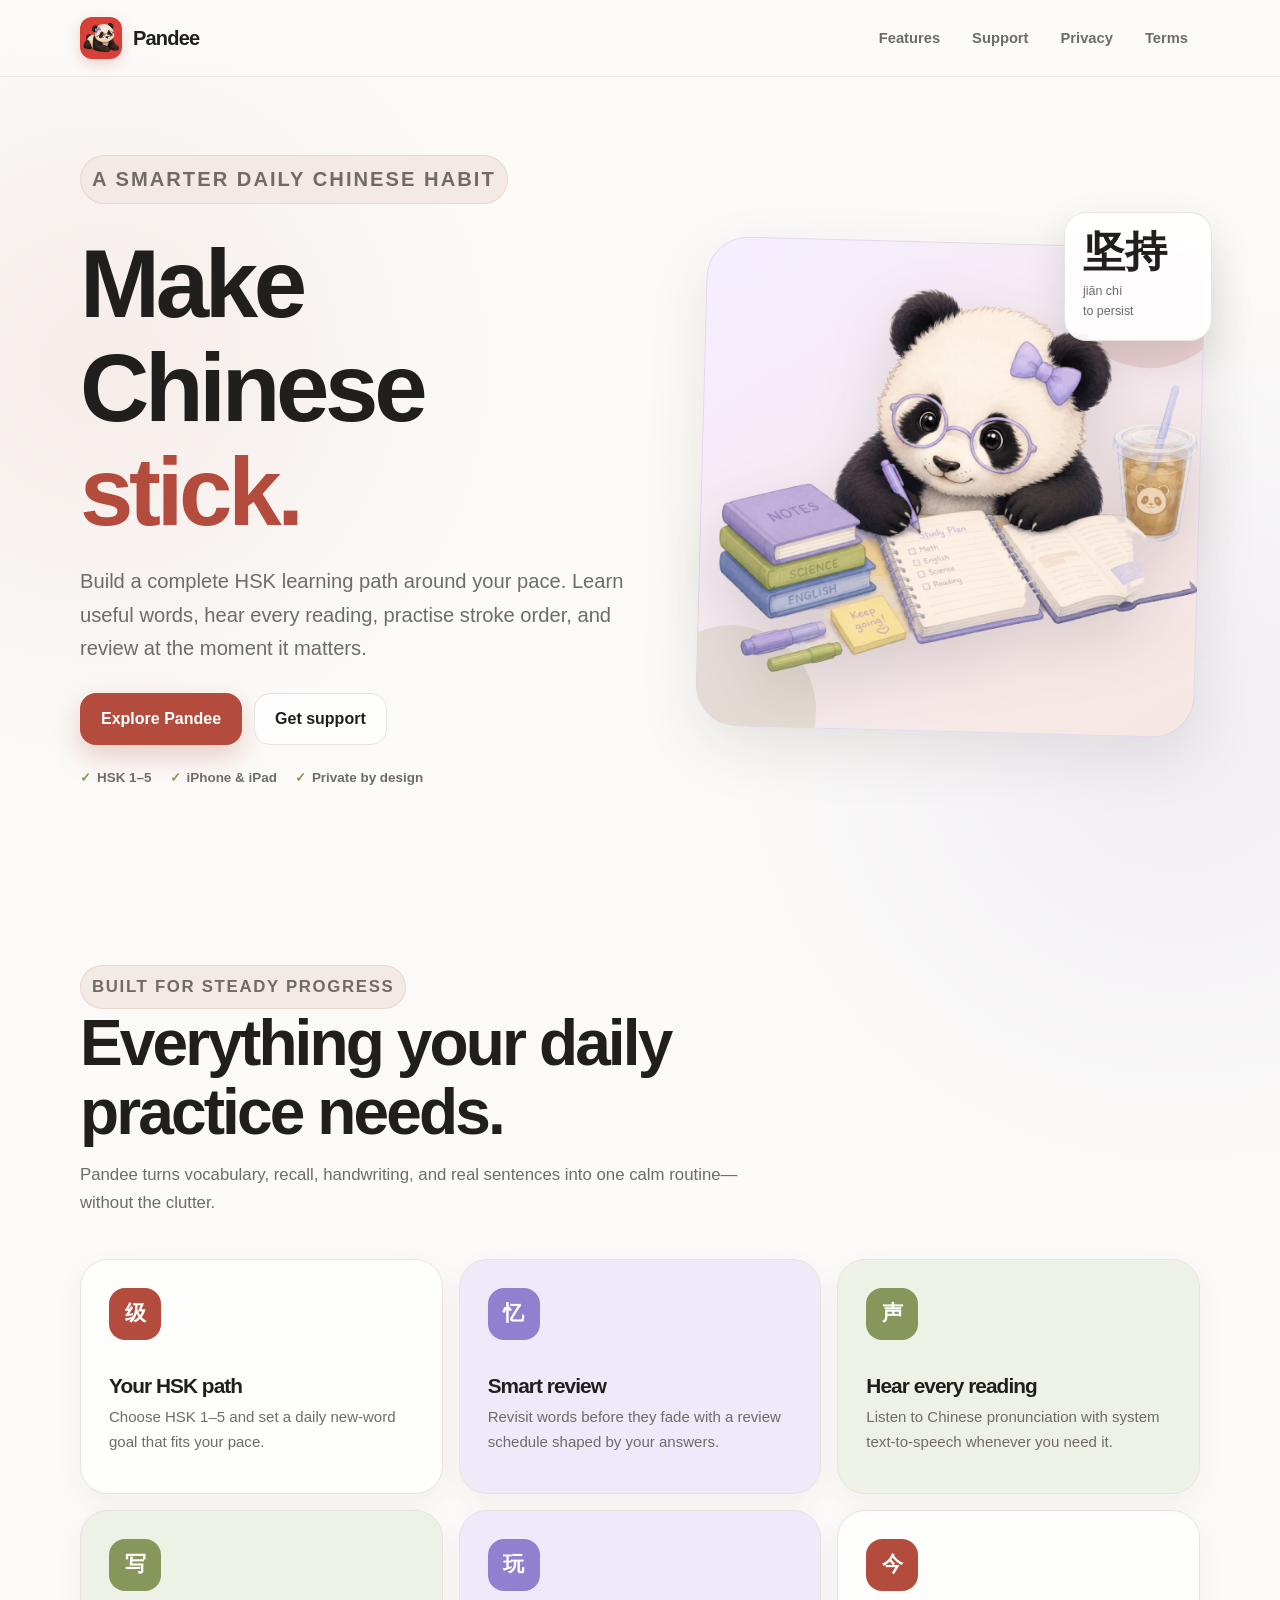
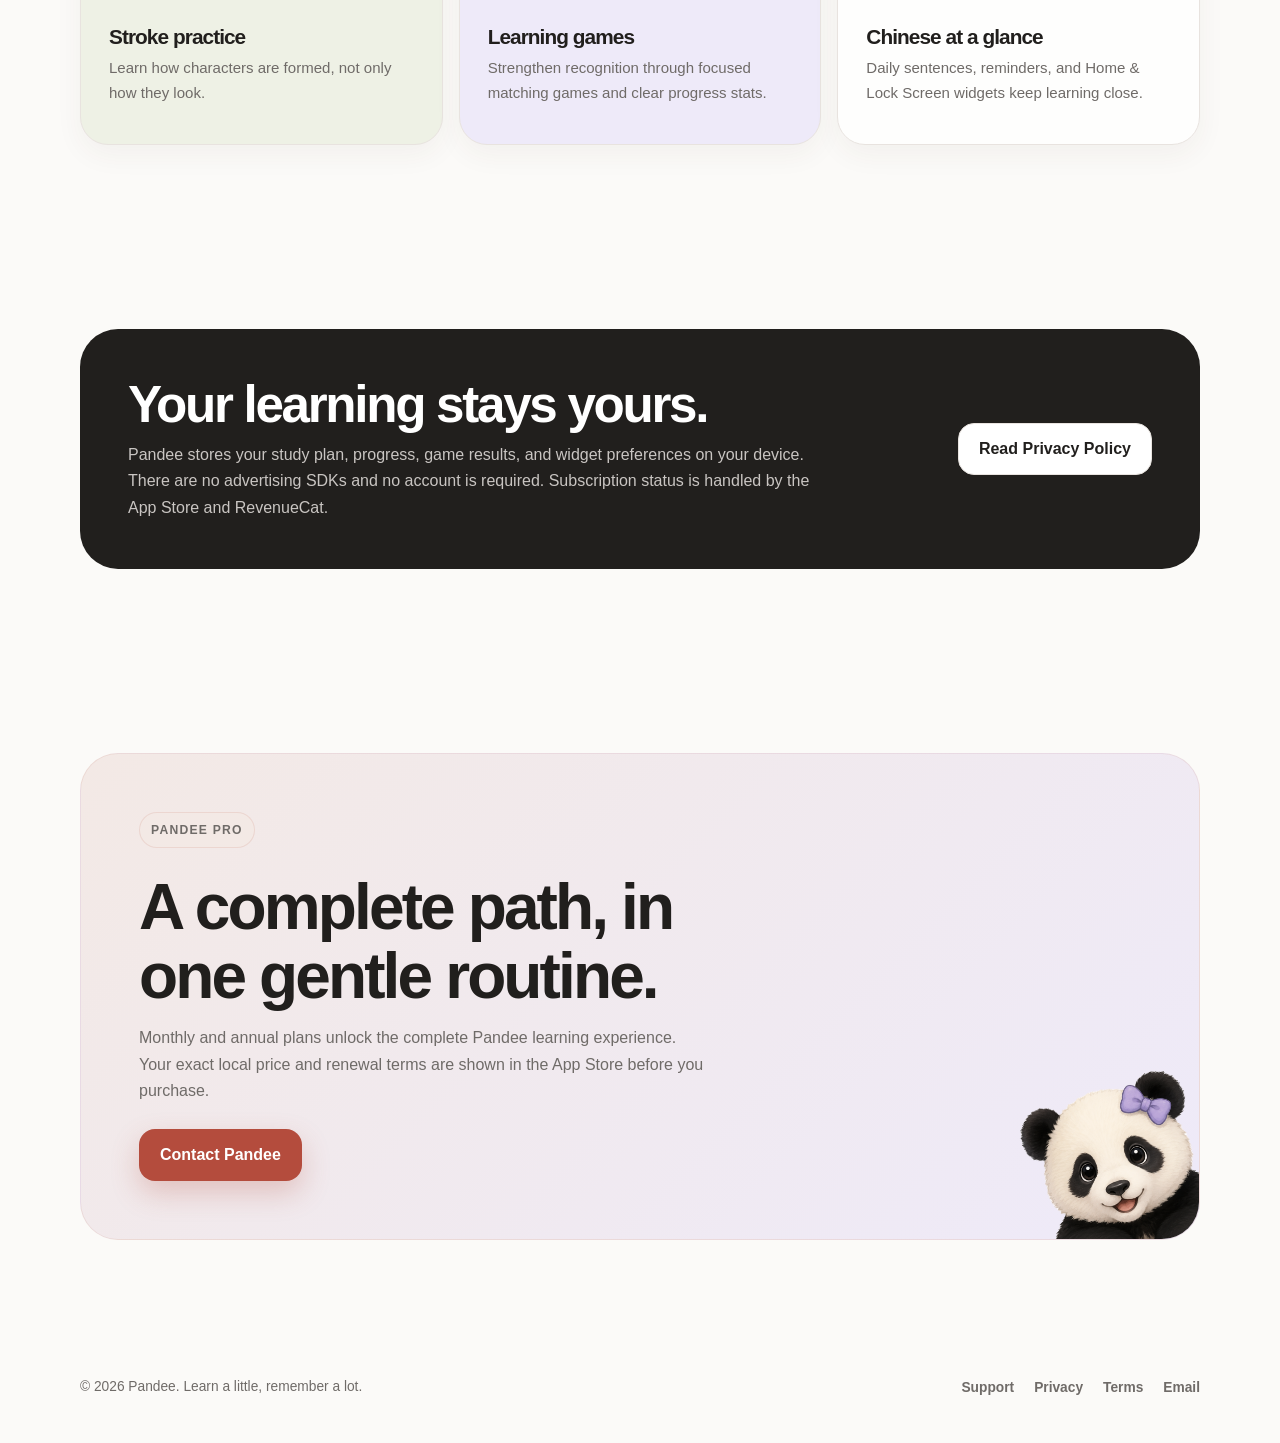
<file: index.html>
<!doctype html>
<html lang="en">
  <head>
    <meta charset="utf-8" />
    <meta name="viewport" content="width=device-width, initial-scale=1" />
    <meta
      name="description"
      content="Pandee is a calm, complete Chinese learning path with HSK vocabulary, smart review, stroke practice, games, daily sentences, and widgets."
    />
    <meta name="theme-color" content="#fbfaf8" />
    <title>Pandee — Make Chinese stick</title>
    <link rel="icon" href="assets/app-icon.png" />
    <link rel="apple-touch-icon" href="assets/app-icon.png" />
    <link rel="stylesheet" href="styles.css" />
  </head>
  <body>
    <a class="skip-link" href="#main">Skip to content</a>
    <header class="site-header">
      <nav class="nav" aria-label="Main navigation">
        <a class="brand" href="index.html" aria-label="Pandee home">
          <img src="assets/app-icon.png" alt="" />
          <span>Pandee</span>
        </a>
        <ul class="nav-links">
          <li><a href="#features">Features</a></li>
          <li><a href="support.html">Support</a></li>
          <li><a href="privacy.html">Privacy</a></li>
          <li><a href="terms.html">Terms</a></li>
        </ul>
      </nav>
    </header>

    <main id="main">
      <section class="shell hero">
        <div class="hero-copy">
          <p class="eyebrow">A smarter daily Chinese habit</p>
          <h1>Make Chinese <span class="accent-word">stick.</span></h1>
          <p>
            Build a complete HSK learning path around your pace. Learn useful
            words, hear every reading, practise stroke order, and review at the
            moment it matters.
          </p>
          <div class="hero-actions">
            <a class="button button-primary" href="#features">Explore Pandee</a>
            <a class="button button-secondary" href="support.html">Get support</a>
          </div>
          <ul class="hero-meta" aria-label="Product highlights">
            <li>HSK 1–5</li>
            <li>iPhone &amp; iPad</li>
            <li>Private by design</li>
          </ul>
        </div>
        <div class="hero-art" aria-label="Pandee studying Chinese">
          <div class="art-card"></div>
          <img
            src="assets/pandee-study.png"
            alt="A friendly panda studying at a desk with books and notes"
          />
          <div class="word-card" aria-hidden="true">
            <strong>坚持</strong>
            <span>jiān chí<br />to persist</span>
          </div>
        </div>
      </section>

      <section class="section" id="features">
        <div class="shell">
          <div class="section-heading">
            <p class="eyebrow">Built for steady progress</p>
            <h2>Everything your daily practice needs.</h2>
            <p>
              Pandee turns vocabulary, recall, handwriting, and real sentences
              into one calm routine—without the clutter.
            </p>
          </div>
          <div class="feature-grid">
            <article class="feature-card">
              <span class="feature-icon" aria-hidden="true">级</span>
              <h3>Your HSK path</h3>
              <p>Choose HSK 1–5 and set a daily new-word goal that fits your pace.</p>
            </article>
            <article class="feature-card">
              <span class="feature-icon" aria-hidden="true">忆</span>
              <h3>Smart review</h3>
              <p>Revisit words before they fade with a review schedule shaped by your answers.</p>
            </article>
            <article class="feature-card">
              <span class="feature-icon" aria-hidden="true">声</span>
              <h3>Hear every reading</h3>
              <p>Listen to Chinese pronunciation with system text-to-speech whenever you need it.</p>
            </article>
            <article class="feature-card">
              <span class="feature-icon" aria-hidden="true">写</span>
              <h3>Stroke practice</h3>
              <p>Learn how characters are formed, not only how they look.</p>
            </article>
            <article class="feature-card">
              <span class="feature-icon" aria-hidden="true">玩</span>
              <h3>Learning games</h3>
              <p>Strengthen recognition through focused matching games and clear progress stats.</p>
            </article>
            <article class="feature-card">
              <span class="feature-icon" aria-hidden="true">今</span>
              <h3>Chinese at a glance</h3>
              <p>Daily sentences, reminders, and Home &amp; Lock Screen widgets keep learning close.</p>
            </article>
          </div>
        </div>
      </section>

      <section class="section">
        <div class="shell privacy-band">
          <div>
            <h2>Your learning stays yours.</h2>
            <p>
              Pandee stores your study plan, progress, game results, and widget
              preferences on your device. There are no advertising SDKs and no
              account is required. Subscription status is handled by the App
              Store and RevenueCat.
            </p>
          </div>
          <a class="button button-secondary" href="privacy.html">Read Privacy Policy</a>
        </div>
      </section>

      <section class="section">
        <div class="shell cta">
          <div>
            <p class="eyebrow">Pandee Pro</p>
            <h2>A complete path, in one gentle routine.</h2>
            <p>
              Monthly and annual plans unlock the complete Pandee learning
              experience. Your exact local price and renewal terms are shown in
              the App Store before you purchase.
            </p>
            <a class="button button-primary" href="mailto:1259395710@qq.com">Contact Pandee</a>
          </div>
          <img src="assets/pandee-peek.png" alt="Pandee peeking around the corner" />
        </div>
      </section>
    </main>

    <footer class="site-footer">
      <div class="shell footer-inner">
        <p>© 2026 Pandee. Learn a little, remember a lot.</p>
        <ul class="footer-links">
          <li><a href="support.html">Support</a></li>
          <li><a href="privacy.html">Privacy</a></li>
          <li><a href="terms.html">Terms</a></li>
          <li><a href="mailto:1259395710@qq.com">Email</a></li>
        </ul>
      </div>
    </footer>
  </body>
</html>
</file>
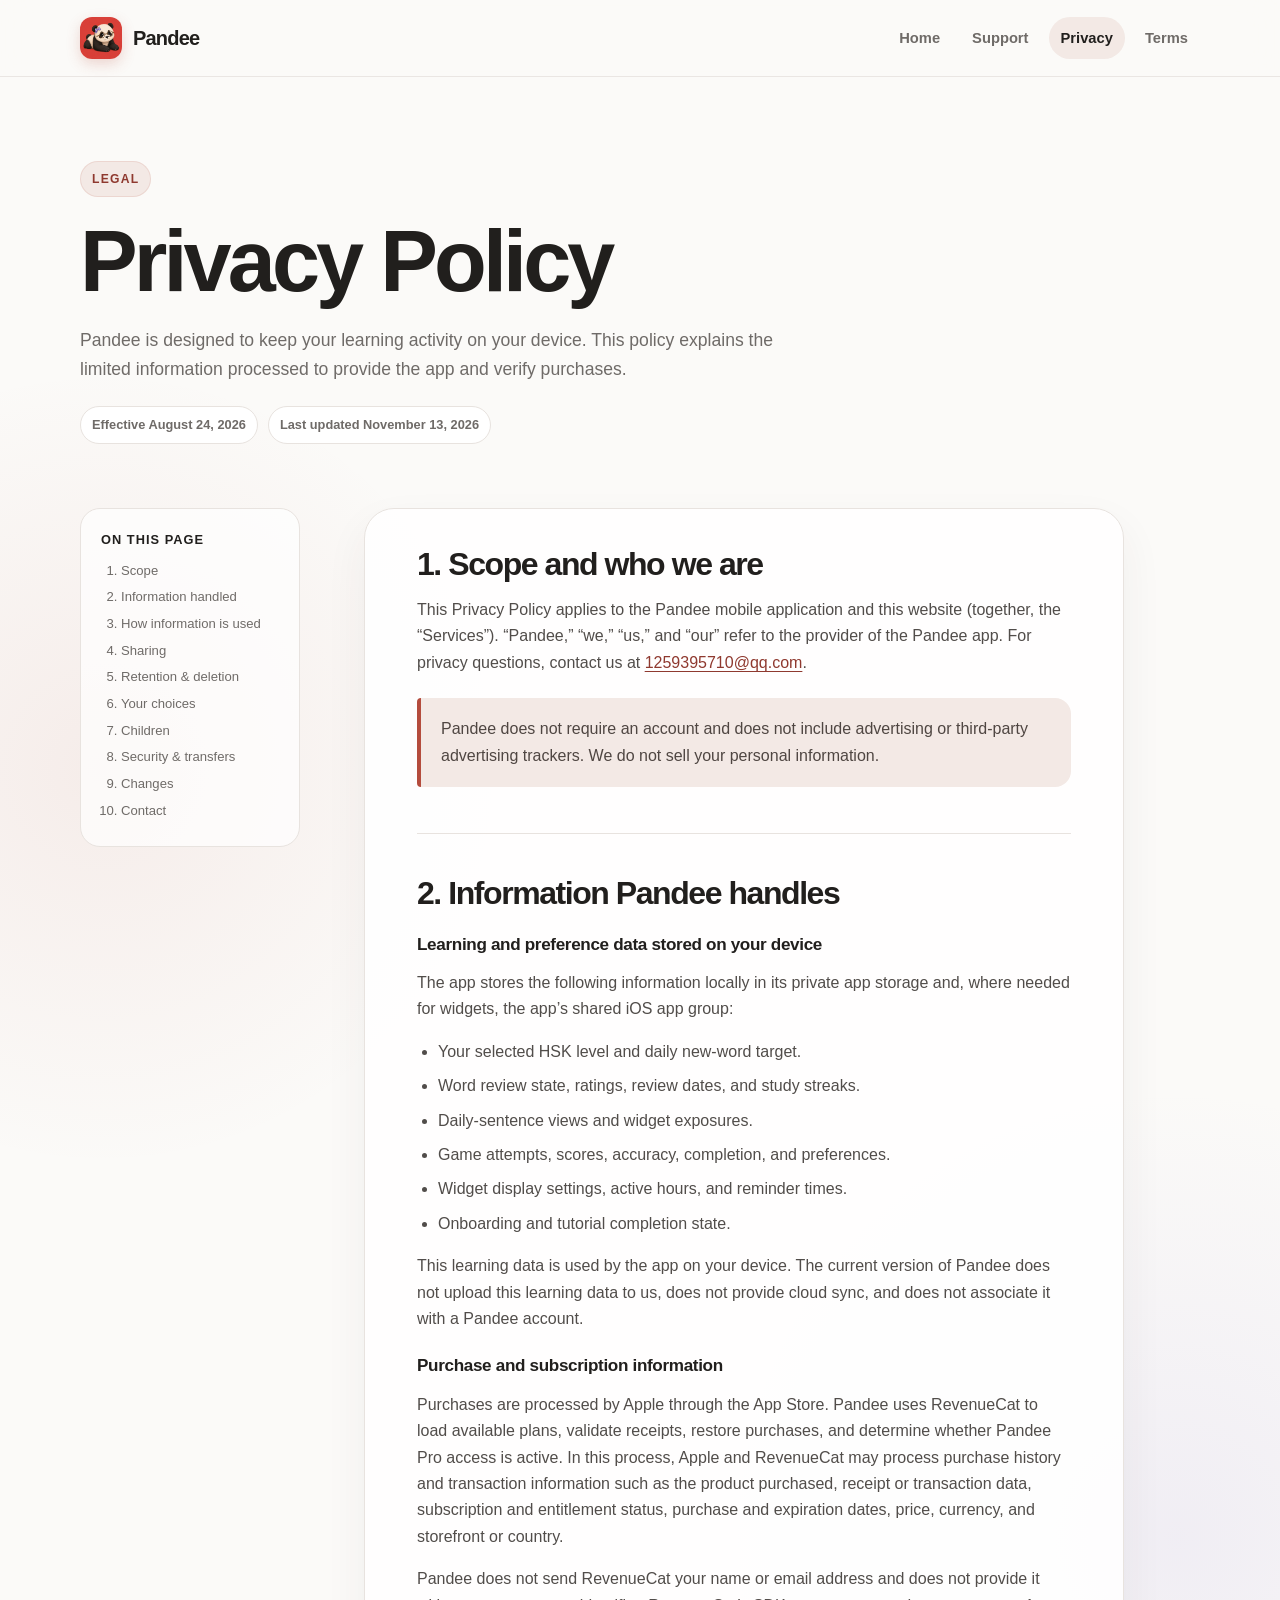
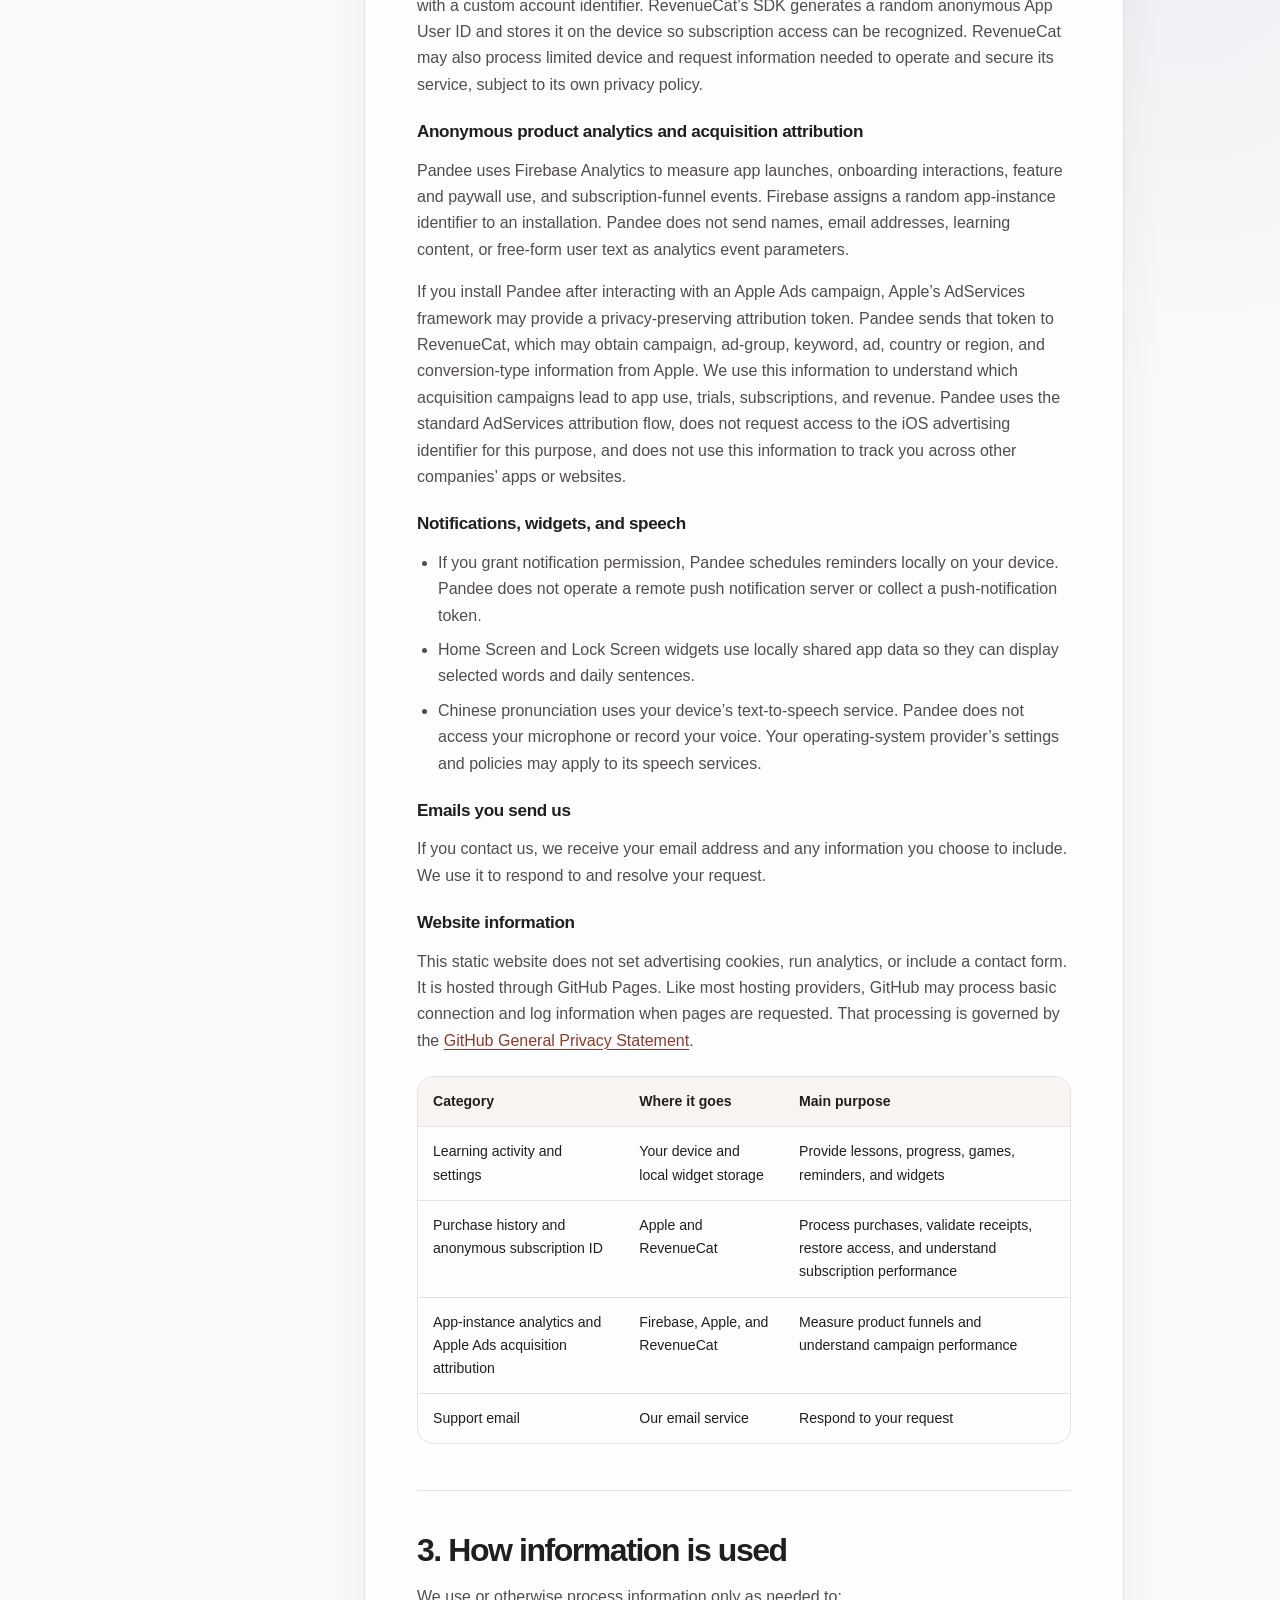
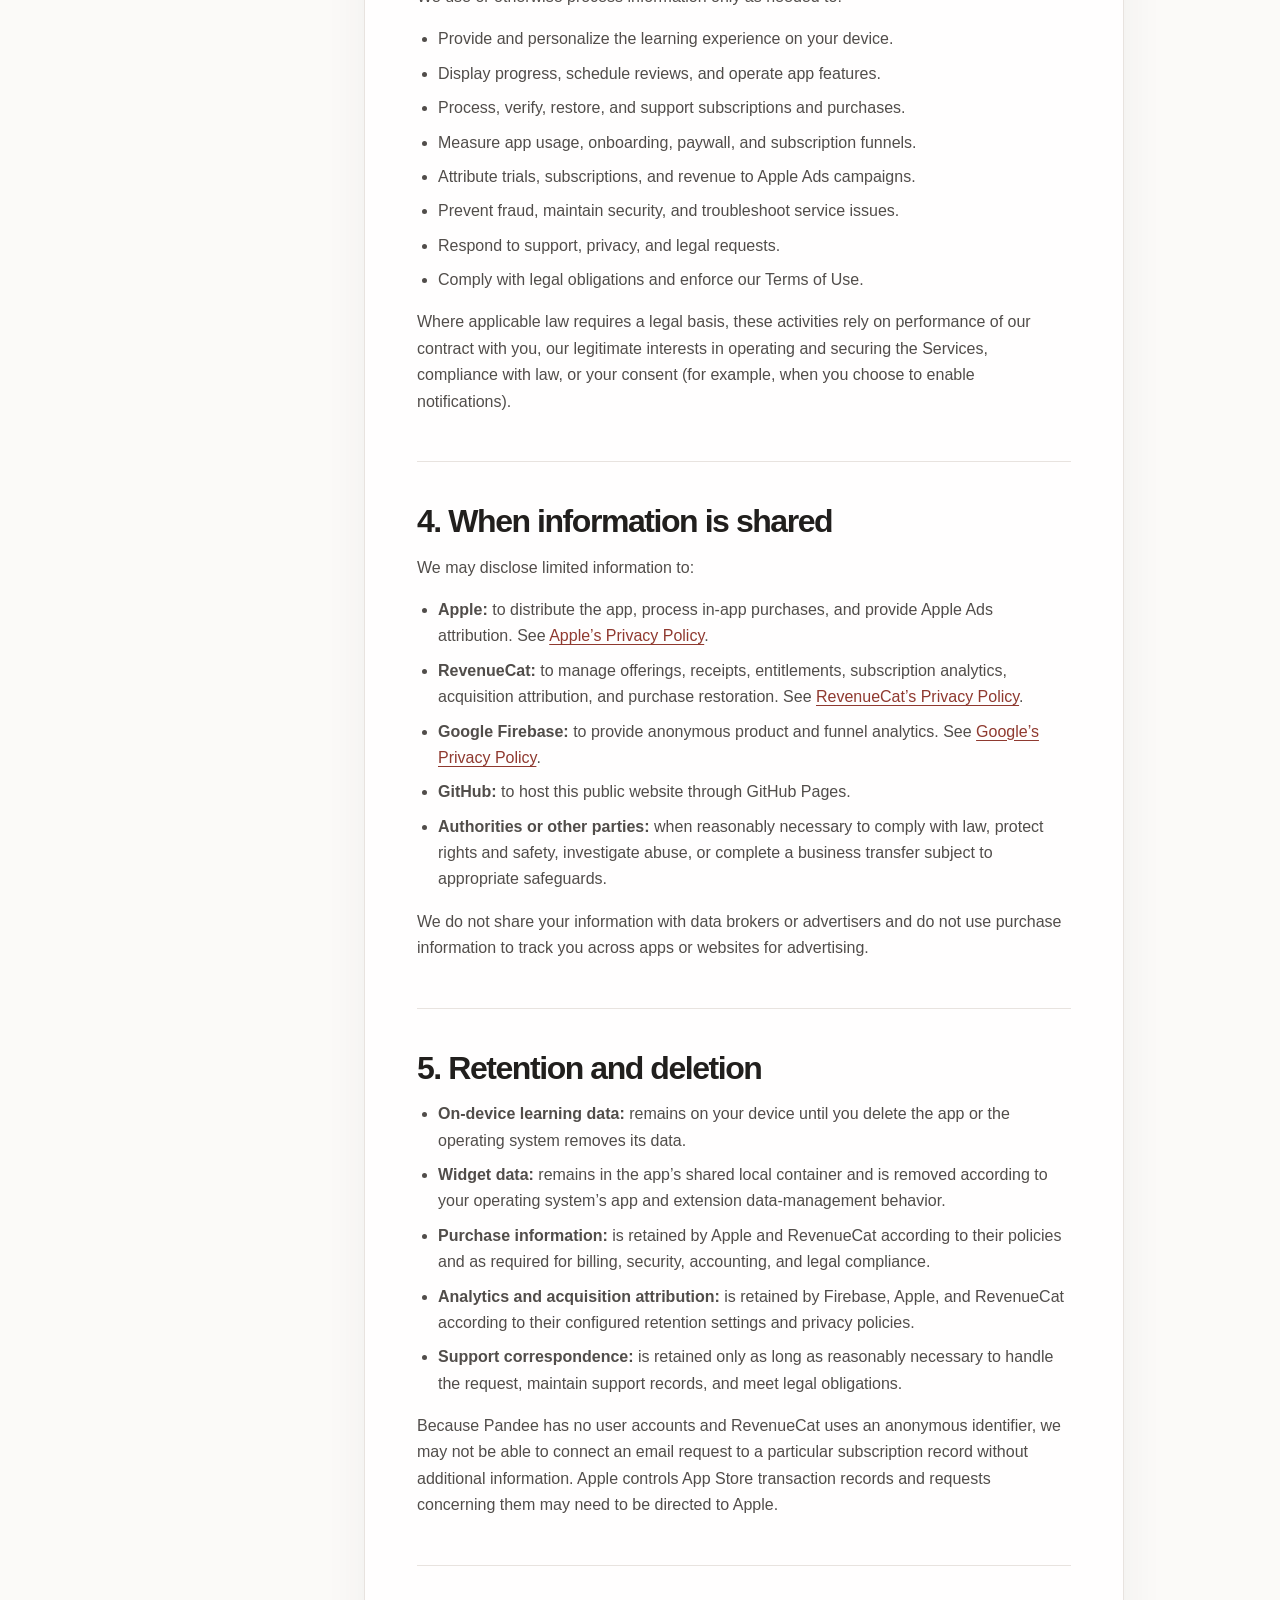
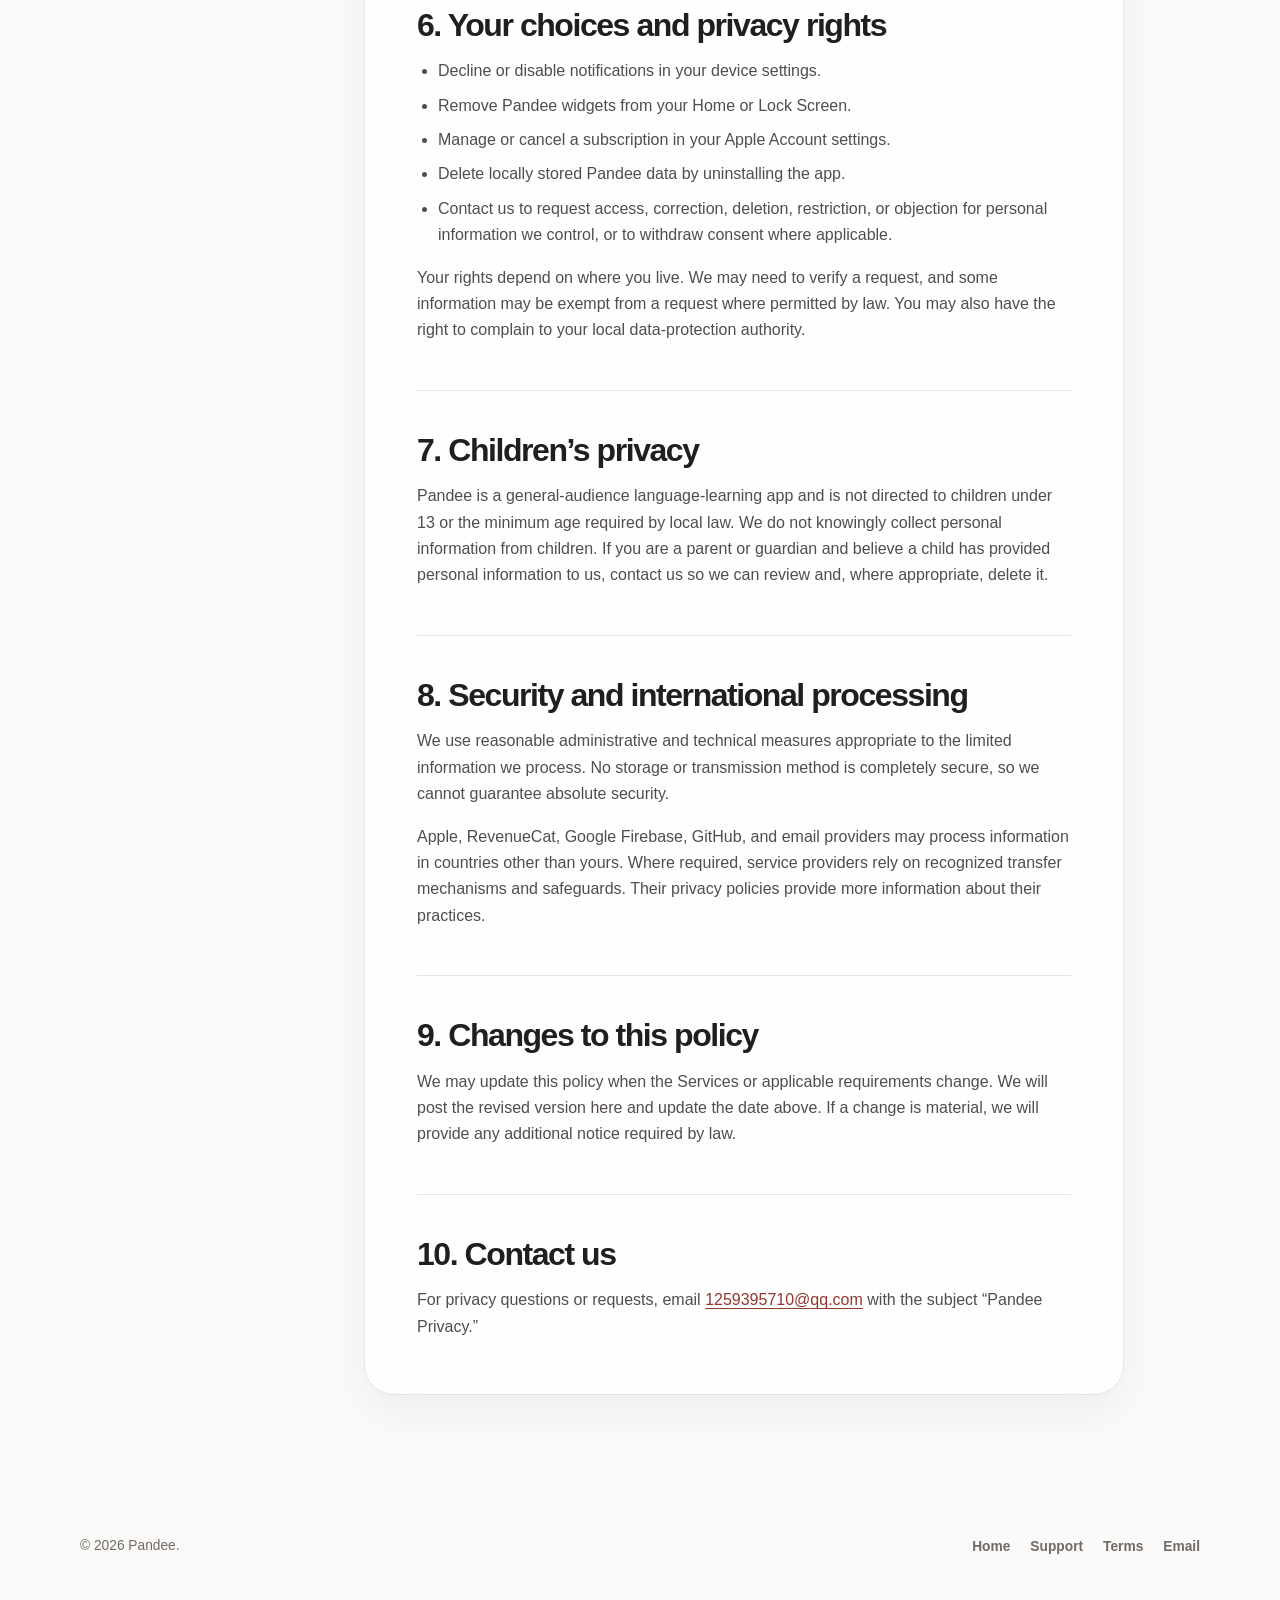
<file: privacy.html>
<!doctype html>
<html lang="en">
  <head>
    <meta charset="utf-8" />
    <meta name="viewport" content="width=device-width, initial-scale=1" />
    <meta
      name="description"
      content="Pandee Privacy Policy: what information the app handles, where it is stored, and the choices available to you."
    />
    <meta name="theme-color" content="#fbfaf8" />
    <title>Privacy Policy — Pandee</title>
    <link rel="icon" href="assets/app-icon.png" />
    <link rel="stylesheet" href="styles.css" />
  </head>
  <body>
    <a class="skip-link" href="#main">Skip to content</a>
    <header class="site-header">
      <nav class="nav" aria-label="Main navigation">
        <a class="brand" href="index.html" aria-label="Pandee home">
          <img src="assets/app-icon.png" alt="" />
          <span>Pandee</span>
        </a>
        <ul class="nav-links">
          <li><a href="index.html">Home</a></li>
          <li><a href="support.html">Support</a></li>
          <li><a href="privacy.html" aria-current="page">Privacy</a></li>
          <li><a href="terms.html">Terms</a></li>
        </ul>
      </nav>
    </header>

    <main id="main">
      <header class="shell doc-hero">
        <p class="doc-kicker">Legal</p>
        <h1>Privacy Policy</h1>
        <p class="doc-summary">
          Pandee is designed to keep your learning activity on your device. This
          policy explains the limited information processed to provide the app
          and verify purchases.
        </p>
        <div class="doc-meta">
          <span>Effective August 24, 2026</span>
          <span>Last updated November 13, 2026</span>
        </div>
      </header>

      <div class="shell doc-layout">
        <aside class="toc" aria-label="On this page">
          <strong>On this page</strong>
          <ol>
            <li><a href="#scope">Scope</a></li>
            <li><a href="#information">Information handled</a></li>
            <li><a href="#use">How information is used</a></li>
            <li><a href="#sharing">Sharing</a></li>
            <li><a href="#retention">Retention &amp; deletion</a></li>
            <li><a href="#choices">Your choices</a></li>
            <li><a href="#children">Children</a></li>
            <li><a href="#security">Security &amp; transfers</a></li>
            <li><a href="#changes">Changes</a></li>
            <li><a href="#contact">Contact</a></li>
          </ol>
        </aside>

        <article class="legal-card">
          <section id="scope">
            <h2>1. Scope and who we are</h2>
            <p>
              This Privacy Policy applies to the Pandee mobile application and
              this website (together, the “Services”). “Pandee,” “we,” “us,” and
              “our” refer to the provider of the Pandee app. For privacy
              questions, contact us at
              <a href="mailto:1259395710@qq.com">1259395710@qq.com</a>.
            </p>
            <div class="notice">
              Pandee does not require an account and does not include advertising
              or third-party advertising trackers. We do not sell your personal
              information.
            </div>
          </section>

          <section id="information">
            <h2>2. Information Pandee handles</h2>

            <h3>Learning and preference data stored on your device</h3>
            <p>
              The app stores the following information locally in its private app
              storage and, where needed for widgets, the app’s shared iOS app group:
            </p>
            <ul>
              <li>Your selected HSK level and daily new-word target.</li>
              <li>Word review state, ratings, review dates, and study streaks.</li>
              <li>Daily-sentence views and widget exposures.</li>
              <li>Game attempts, scores, accuracy, completion, and preferences.</li>
              <li>Widget display settings, active hours, and reminder times.</li>
              <li>Onboarding and tutorial completion state.</li>
            </ul>
            <p>
              This learning data is used by the app on your device. The current
              version of Pandee does not upload this learning data to us, does not
              provide cloud sync, and does not associate it with a Pandee account.
            </p>

            <h3>Purchase and subscription information</h3>
            <p>
              Purchases are processed by Apple through the App Store. Pandee uses
              RevenueCat to load available plans, validate receipts, restore
              purchases, and determine whether Pandee Pro access is active. In this
              process, Apple and RevenueCat may process purchase history and
              transaction information such as the product purchased, receipt or
              transaction data, subscription and entitlement status, purchase and
              expiration dates, price, currency, and storefront or country.
            </p>
            <p>
              Pandee does not send RevenueCat your name or email address and does
              not provide it with a custom account identifier. RevenueCat’s SDK
              generates a random anonymous App User ID and stores it on the device
              so subscription access can be recognized. RevenueCat may also process
              limited device and request information needed to operate and secure
              its service, subject to its own privacy policy.
            </p>

            <h3>Anonymous product analytics and acquisition attribution</h3>
            <p>
              Pandee uses Firebase Analytics to measure app launches, onboarding
              interactions, feature and paywall use, and subscription-funnel events.
              Firebase assigns a random app-instance identifier to an installation.
              Pandee does not send names, email addresses, learning content, or
              free-form user text as analytics event parameters.
            </p>
            <p>
              If you install Pandee after interacting with an Apple Ads campaign,
              Apple’s AdServices framework may provide a privacy-preserving
              attribution token. Pandee sends that token to RevenueCat, which may
              obtain campaign, ad-group, keyword, ad, country or region, and
              conversion-type information from Apple. We use this information to
              understand which acquisition campaigns lead to app use, trials,
              subscriptions, and revenue. Pandee uses the standard AdServices
              attribution flow, does not request access to the iOS advertising
              identifier for this purpose, and does not use this information to
              track you across other companies’ apps or websites.
            </p>

            <h3>Notifications, widgets, and speech</h3>
            <ul>
              <li>
                If you grant notification permission, Pandee schedules reminders
                locally on your device. Pandee does not operate a remote push
                notification server or collect a push-notification token.
              </li>
              <li>
                Home Screen and Lock Screen widgets use locally shared app data so
                they can display selected words and daily sentences.
              </li>
              <li>
                Chinese pronunciation uses your device’s text-to-speech service.
                Pandee does not access your microphone or record your voice. Your
                operating-system provider’s settings and policies may apply to its
                speech services.
              </li>
            </ul>

            <h3>Emails you send us</h3>
            <p>
              If you contact us, we receive your email address and any information
              you choose to include. We use it to respond to and resolve your
              request.
            </p>

            <h3>Website information</h3>
            <p>
              This static website does not set advertising cookies, run analytics,
              or include a contact form. It is hosted through GitHub Pages. Like
              most hosting providers, GitHub may process basic connection and log
              information when pages are requested. That processing is governed by
              the
              <a href="https://docs.github.com/en/site-policy/privacy-policies/github-general-privacy-statement">GitHub General Privacy Statement</a>.
            </p>

            <table class="data-table">
              <thead>
                <tr>
                  <th>Category</th>
                  <th>Where it goes</th>
                  <th>Main purpose</th>
                </tr>
              </thead>
              <tbody>
                <tr>
                  <td>Learning activity and settings</td>
                  <td>Your device and local widget storage</td>
                  <td>Provide lessons, progress, games, reminders, and widgets</td>
                </tr>
                <tr>
                  <td>Purchase history and anonymous subscription ID</td>
                  <td>Apple and RevenueCat</td>
                  <td>Process purchases, validate receipts, restore access, and understand subscription performance</td>
                </tr>
                <tr>
                  <td>App-instance analytics and Apple Ads acquisition attribution</td>
                  <td>Firebase, Apple, and RevenueCat</td>
                  <td>Measure product funnels and understand campaign performance</td>
                </tr>
                <tr>
                  <td>Support email</td>
                  <td>Our email service</td>
                  <td>Respond to your request</td>
                </tr>
              </tbody>
            </table>
          </section>

          <section id="use">
            <h2>3. How information is used</h2>
            <p>We use or otherwise process information only as needed to:</p>
            <ul>
              <li>Provide and personalize the learning experience on your device.</li>
              <li>Display progress, schedule reviews, and operate app features.</li>
              <li>Process, verify, restore, and support subscriptions and purchases.</li>
              <li>Measure app usage, onboarding, paywall, and subscription funnels.</li>
              <li>Attribute trials, subscriptions, and revenue to Apple Ads campaigns.</li>
              <li>Prevent fraud, maintain security, and troubleshoot service issues.</li>
              <li>Respond to support, privacy, and legal requests.</li>
              <li>Comply with legal obligations and enforce our Terms of Use.</li>
            </ul>
            <p>
              Where applicable law requires a legal basis, these activities rely
              on performance of our contract with you, our legitimate interests in
              operating and securing the Services, compliance with law, or your
              consent (for example, when you choose to enable notifications).
            </p>
          </section>

          <section id="sharing">
            <h2>4. When information is shared</h2>
            <p>We may disclose limited information to:</p>
            <ul>
              <li>
                <strong>Apple:</strong> to distribute the app, process in-app
                purchases, and provide Apple Ads attribution. See
                <a href="https://www.apple.com/legal/privacy/">Apple’s Privacy Policy</a>.
              </li>
              <li>
                <strong>RevenueCat:</strong> to manage offerings, receipts,
                entitlements, subscription analytics, acquisition attribution, and
                purchase restoration. See
                <a href="https://www.revenuecat.com/privacy/">RevenueCat’s Privacy Policy</a>.
              </li>
              <li>
                <strong>Google Firebase:</strong> to provide anonymous product and
                funnel analytics. See
                <a href="https://policies.google.com/privacy">Google’s Privacy Policy</a>.
              </li>
              <li>
                <strong>GitHub:</strong> to host this public website through GitHub Pages.
              </li>
              <li>
                <strong>Authorities or other parties:</strong> when reasonably
                necessary to comply with law, protect rights and safety, investigate
                abuse, or complete a business transfer subject to appropriate safeguards.
              </li>
            </ul>
            <p>
              We do not share your information with data brokers or advertisers and
              do not use purchase information to track you across apps or websites
              for advertising.
            </p>
          </section>

          <section id="retention">
            <h2>5. Retention and deletion</h2>
            <ul>
              <li>
                <strong>On-device learning data:</strong> remains on your device
                until you delete the app or the operating system removes its data.
              </li>
              <li>
                <strong>Widget data:</strong> remains in the app’s shared local
                container and is removed according to your operating system’s app
                and extension data-management behavior.
              </li>
              <li>
                <strong>Purchase information:</strong> is retained by Apple and
                RevenueCat according to their policies and as required for billing,
                security, accounting, and legal compliance.
              </li>
              <li>
                <strong>Analytics and acquisition attribution:</strong> is retained
                by Firebase, Apple, and RevenueCat according to their configured
                retention settings and privacy policies.
              </li>
              <li>
                <strong>Support correspondence:</strong> is retained only as long as
                reasonably necessary to handle the request, maintain support records,
                and meet legal obligations.
              </li>
            </ul>
            <p>
              Because Pandee has no user accounts and RevenueCat uses an anonymous
              identifier, we may not be able to connect an email request to a
              particular subscription record without additional information. Apple
              controls App Store transaction records and requests concerning them
              may need to be directed to Apple.
            </p>
          </section>

          <section id="choices">
            <h2>6. Your choices and privacy rights</h2>
            <ul>
              <li>Decline or disable notifications in your device settings.</li>
              <li>Remove Pandee widgets from your Home or Lock Screen.</li>
              <li>Manage or cancel a subscription in your Apple Account settings.</li>
              <li>Delete locally stored Pandee data by uninstalling the app.</li>
              <li>
                Contact us to request access, correction, deletion, restriction, or
                objection for personal information we control, or to withdraw consent
                where applicable.
              </li>
            </ul>
            <p>
              Your rights depend on where you live. We may need to verify a request,
              and some information may be exempt from a request where permitted by law.
              You may also have the right to complain to your local data-protection authority.
            </p>
          </section>

          <section id="children">
            <h2>7. Children’s privacy</h2>
            <p>
              Pandee is a general-audience language-learning app and is not directed
              to children under 13 or the minimum age required by local law. We do not
              knowingly collect personal information from children. If you are a parent
              or guardian and believe a child has provided personal information to us,
              contact us so we can review and, where appropriate, delete it.
            </p>
          </section>

          <section id="security">
            <h2>8. Security and international processing</h2>
            <p>
              We use reasonable administrative and technical measures appropriate to
              the limited information we process. No storage or transmission method is
              completely secure, so we cannot guarantee absolute security.
            </p>
            <p>
              Apple, RevenueCat, Google Firebase, GitHub, and email providers may
              process information in countries other than yours. Where required,
              service providers rely on
              recognized transfer mechanisms and safeguards. Their privacy policies
              provide more information about their practices.
            </p>
          </section>

          <section id="changes">
            <h2>9. Changes to this policy</h2>
            <p>
              We may update this policy when the Services or applicable requirements
              change. We will post the revised version here and update the date above.
              If a change is material, we will provide any additional notice required by law.
            </p>
          </section>

          <section id="contact">
            <h2>10. Contact us</h2>
            <p>
              For privacy questions or requests, email
              <a href="mailto:1259395710@qq.com">1259395710@qq.com</a> with the
              subject “Pandee Privacy.”
            </p>
          </section>
        </article>
      </div>
    </main>

    <footer class="site-footer">
      <div class="shell footer-inner">
        <p>© 2026 Pandee.</p>
        <ul class="footer-links">
          <li><a href="index.html">Home</a></li>
          <li><a href="support.html">Support</a></li>
          <li><a href="terms.html">Terms</a></li>
          <li><a href="mailto:1259395710@qq.com">Email</a></li>
        </ul>
      </div>
    </footer>
  </body>
</html>
</file>
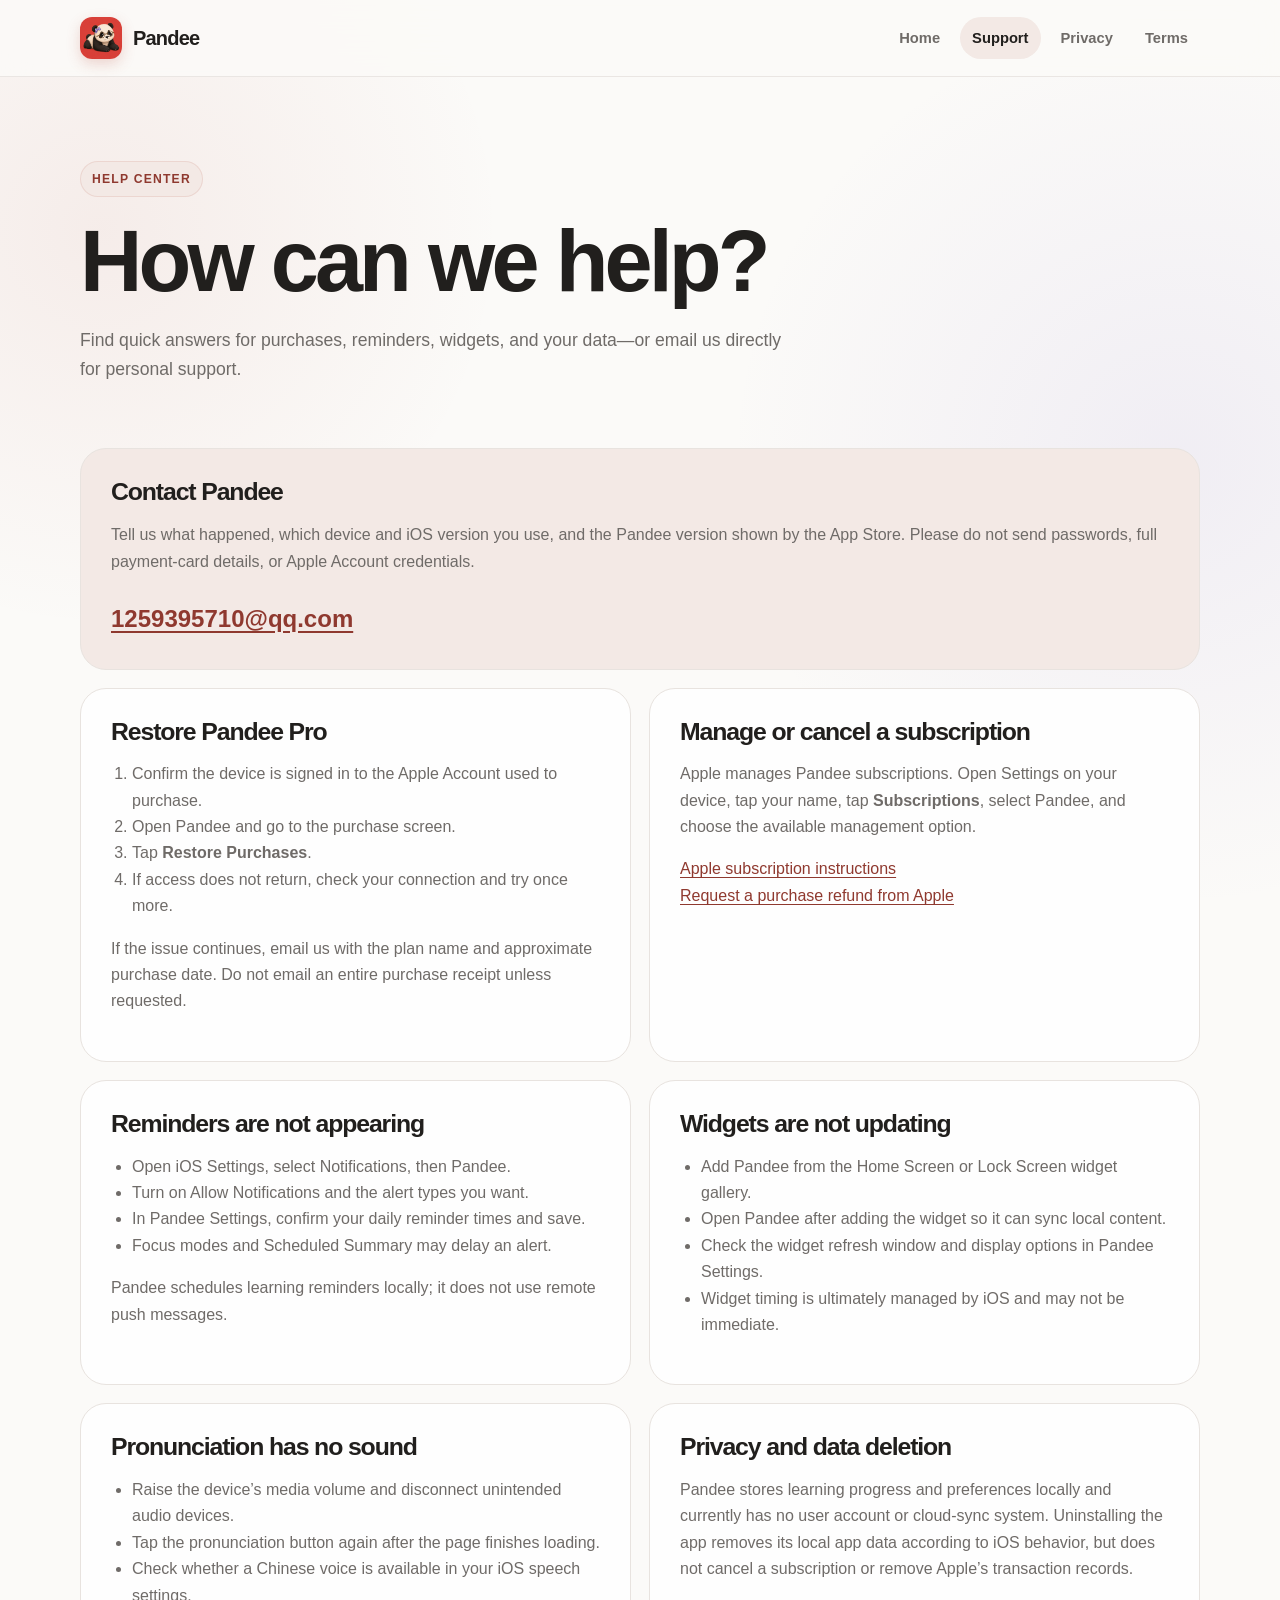
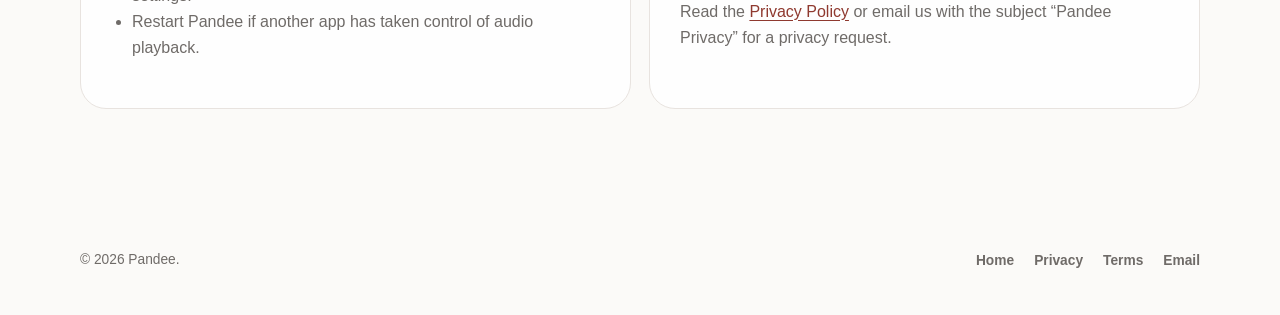
<file: support.html>
<!doctype html>
<html lang="en">
  <head>
    <meta charset="utf-8" />
    <meta name="viewport" content="width=device-width, initial-scale=1" />
    <meta
      name="description"
      content="Get help with Pandee, subscriptions, purchase restoration, notifications, widgets, and privacy requests."
    />
    <meta name="theme-color" content="#fbfaf8" />
    <title>Support — Pandee</title>
    <link rel="icon" href="assets/app-icon.png" />
    <link rel="stylesheet" href="styles.css" />
  </head>
  <body>
    <a class="skip-link" href="#main">Skip to content</a>
    <header class="site-header">
      <nav class="nav" aria-label="Main navigation">
        <a class="brand" href="index.html" aria-label="Pandee home">
          <img src="assets/app-icon.png" alt="" />
          <span>Pandee</span>
        </a>
        <ul class="nav-links">
          <li><a href="index.html">Home</a></li>
          <li><a href="support.html" aria-current="page">Support</a></li>
          <li><a href="privacy.html">Privacy</a></li>
          <li><a href="terms.html">Terms</a></li>
        </ul>
      </nav>
    </header>

    <main id="main">
      <header class="shell doc-hero">
        <p class="doc-kicker">Help center</p>
        <h1>How can we help?</h1>
        <p class="doc-summary">
          Find quick answers for purchases, reminders, widgets, and your data—or
          email us directly for personal support.
        </p>
      </header>

      <div class="shell support-grid">
        <section class="support-card support-card-wide">
          <h2>Contact Pandee</h2>
          <p>
            Tell us what happened, which device and iOS version you use, and the
            Pandee version shown by the App Store. Please do not send passwords,
            full payment-card details, or Apple Account credentials.
          </p>
          <a class="email-link" href="mailto:1259395710@qq.com?subject=Pandee%20Support">1259395710@qq.com</a>
        </section>

        <section class="support-card">
          <h2>Restore Pandee Pro</h2>
          <ol>
            <li>Confirm the device is signed in to the Apple Account used to purchase.</li>
            <li>Open Pandee and go to the purchase screen.</li>
            <li>Tap <strong>Restore Purchases</strong>.</li>
            <li>If access does not return, check your connection and try once more.</li>
          </ol>
          <p>
            If the issue continues, email us with the plan name and approximate
            purchase date. Do not email an entire purchase receipt unless requested.
          </p>
        </section>

        <section class="support-card">
          <h2>Manage or cancel a subscription</h2>
          <p>
            Apple manages Pandee subscriptions. Open Settings on your device, tap
            your name, tap <strong>Subscriptions</strong>, select Pandee, and choose
            the available management option.
          </p>
          <p>
            <a href="https://support.apple.com/en-us/118428">Apple subscription instructions</a><br />
            <a href="https://reportaproblem.apple.com/">Request a purchase refund from Apple</a>
          </p>
        </section>

        <section class="support-card">
          <h2>Reminders are not appearing</h2>
          <ul>
            <li>Open iOS Settings, select Notifications, then Pandee.</li>
            <li>Turn on Allow Notifications and the alert types you want.</li>
            <li>In Pandee Settings, confirm your daily reminder times and save.</li>
            <li>Focus modes and Scheduled Summary may delay an alert.</li>
          </ul>
          <p>Pandee schedules learning reminders locally; it does not use remote push messages.</p>
        </section>

        <section class="support-card">
          <h2>Widgets are not updating</h2>
          <ul>
            <li>Add Pandee from the Home Screen or Lock Screen widget gallery.</li>
            <li>Open Pandee after adding the widget so it can sync local content.</li>
            <li>Check the widget refresh window and display options in Pandee Settings.</li>
            <li>Widget timing is ultimately managed by iOS and may not be immediate.</li>
          </ul>
        </section>

        <section class="support-card">
          <h2>Pronunciation has no sound</h2>
          <ul>
            <li>Raise the device’s media volume and disconnect unintended audio devices.</li>
            <li>Tap the pronunciation button again after the page finishes loading.</li>
            <li>Check whether a Chinese voice is available in your iOS speech settings.</li>
            <li>Restart Pandee if another app has taken control of audio playback.</li>
          </ul>
        </section>

        <section class="support-card">
          <h2>Privacy and data deletion</h2>
          <p>
            Pandee stores learning progress and preferences locally and currently has
            no user account or cloud-sync system. Uninstalling the app removes its
            local app data according to iOS behavior, but does not cancel a subscription
            or remove Apple’s transaction records.
          </p>
          <p>
            Read the <a href="privacy.html">Privacy Policy</a> or email us with the
            subject “Pandee Privacy” for a privacy request.
          </p>
        </section>
      </div>
    </main>

    <footer class="site-footer">
      <div class="shell footer-inner">
        <p>© 2026 Pandee.</p>
        <ul class="footer-links">
          <li><a href="index.html">Home</a></li>
          <li><a href="privacy.html">Privacy</a></li>
          <li><a href="terms.html">Terms</a></li>
          <li><a href="mailto:1259395710@qq.com">Email</a></li>
        </ul>
      </div>
    </footer>
  </body>
</html>
</file>
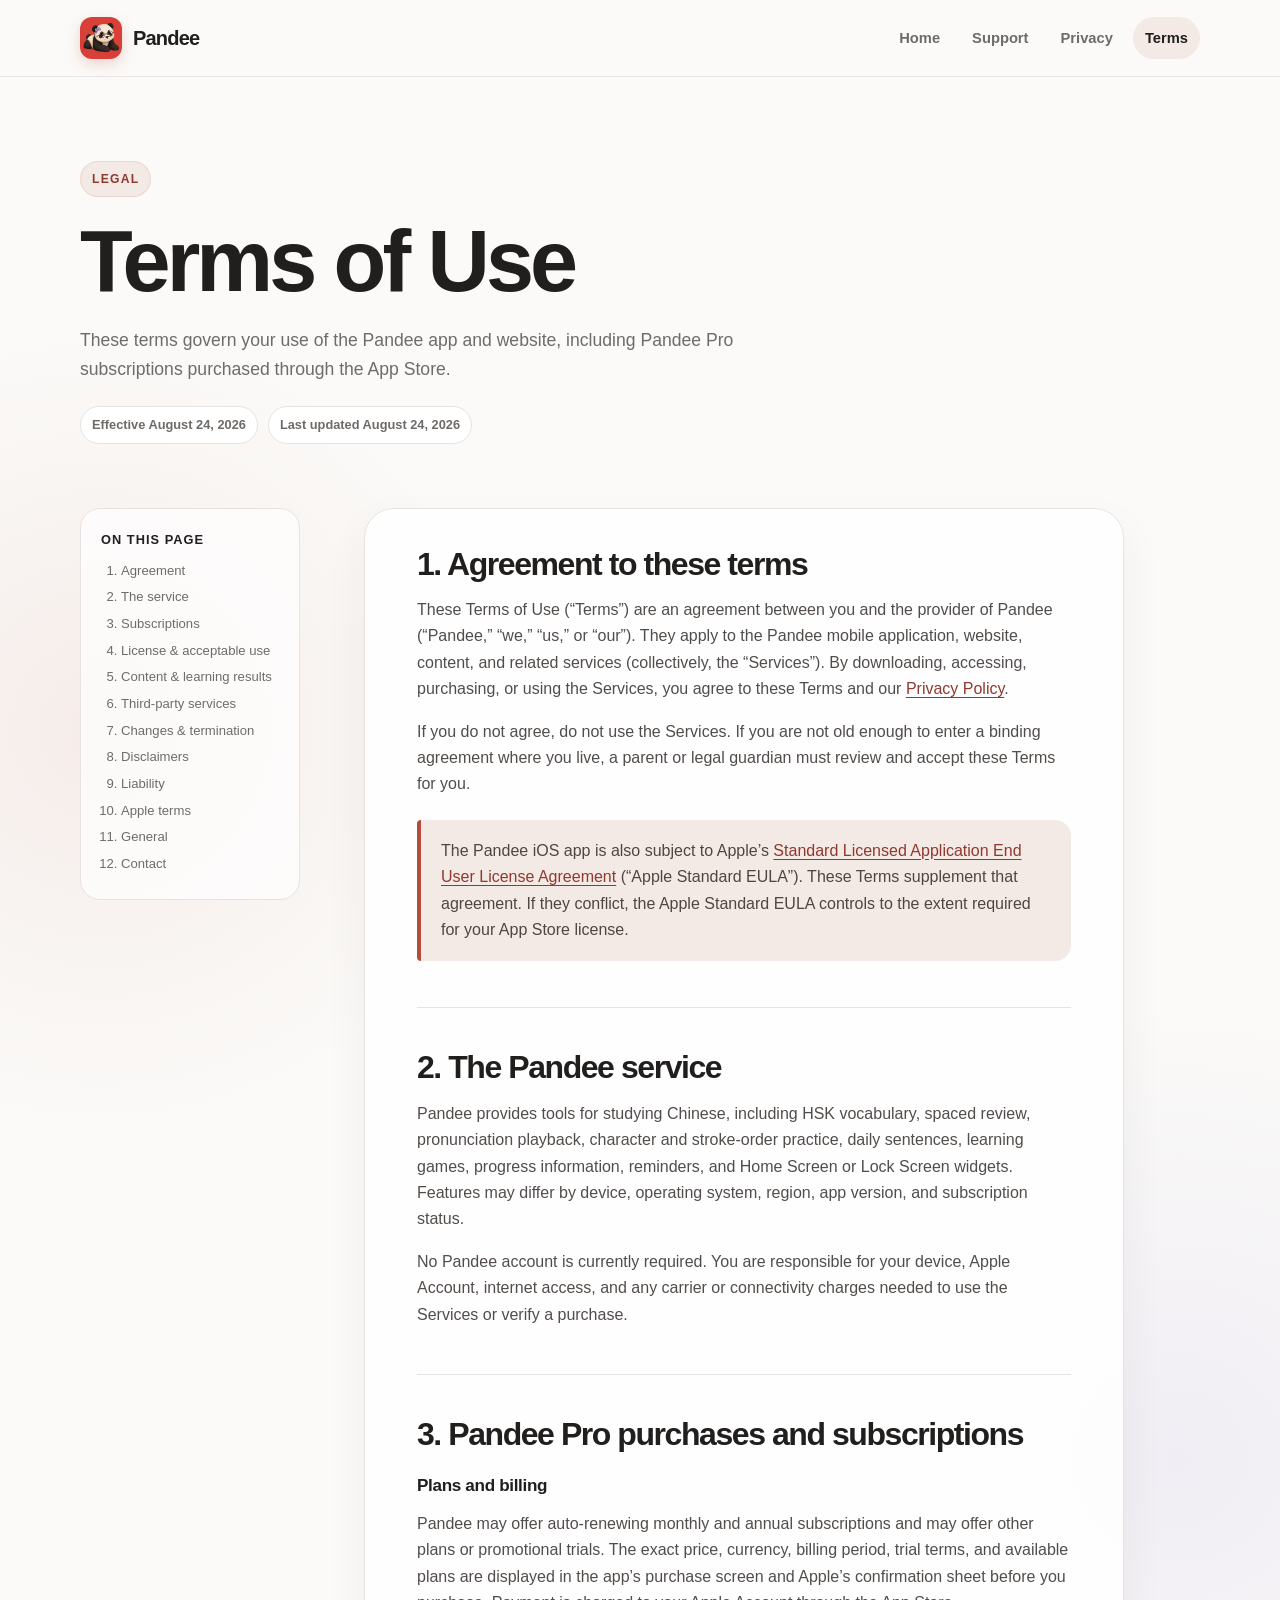
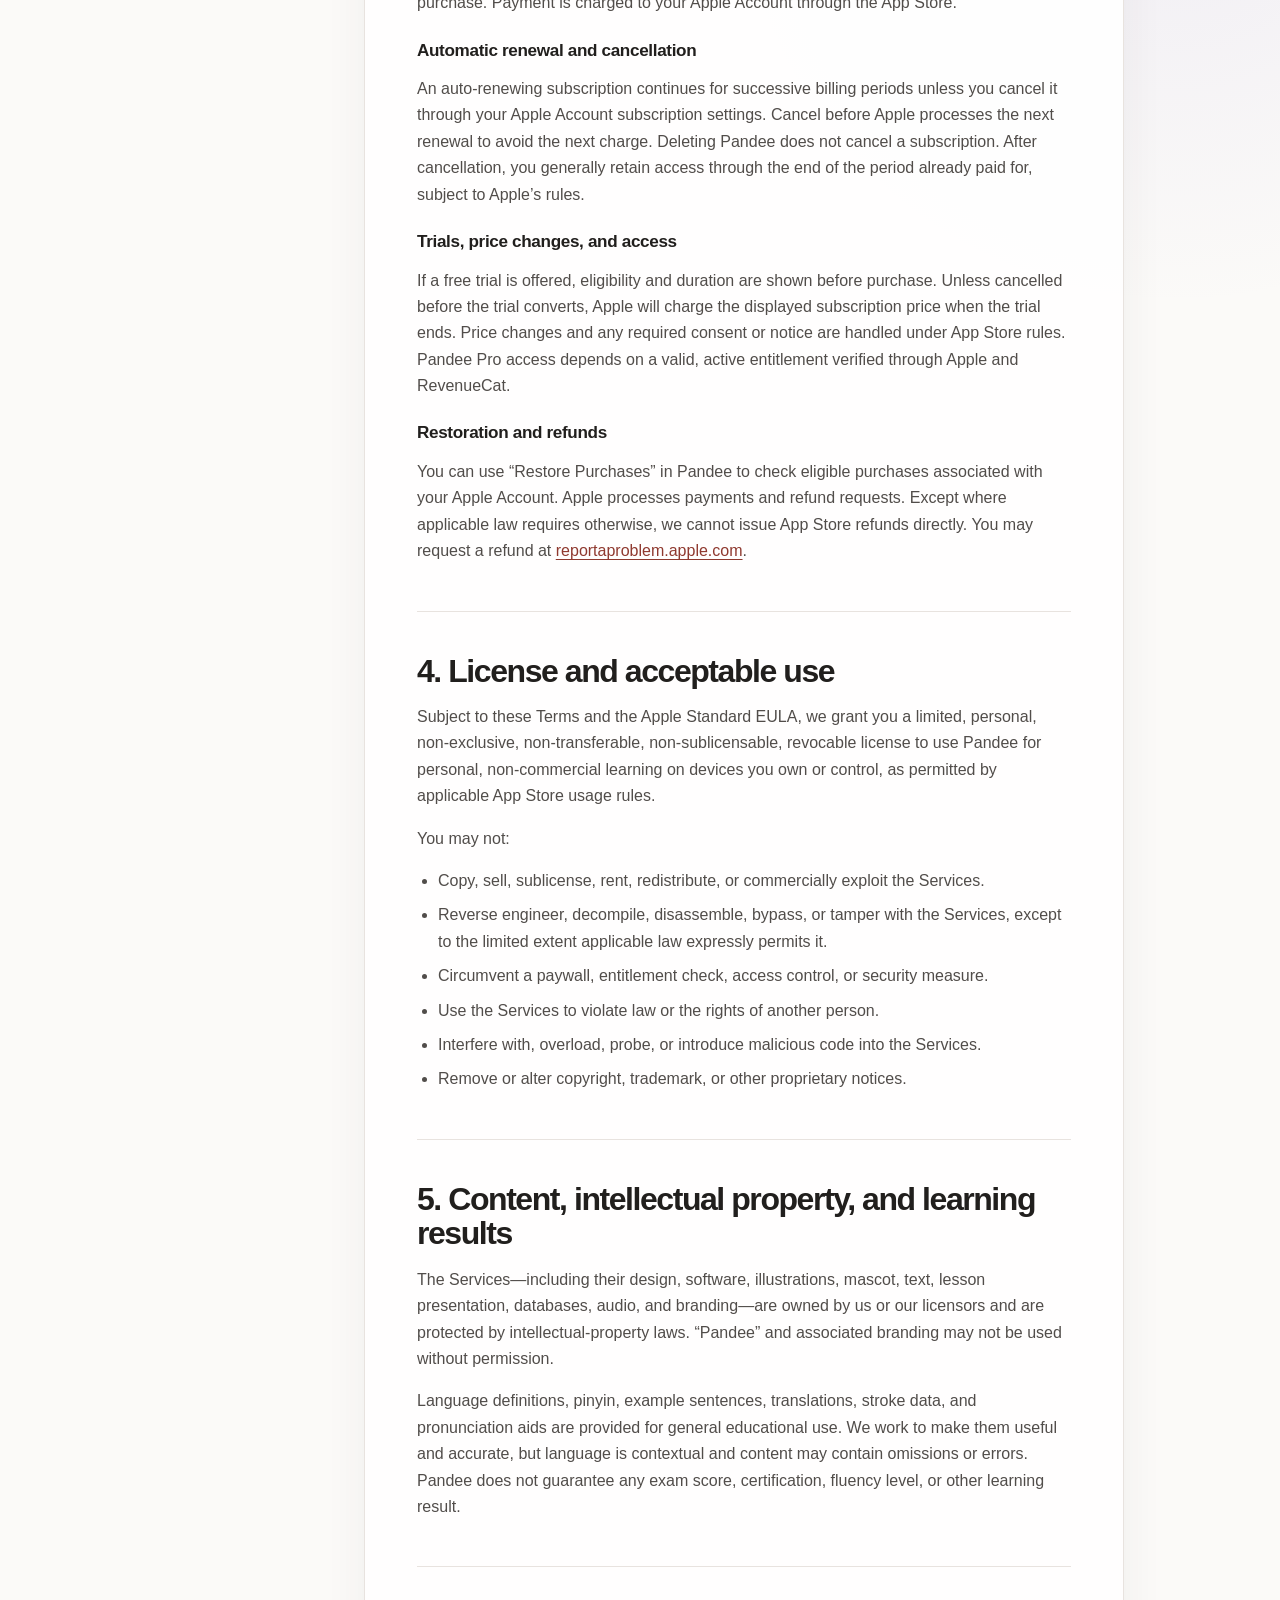
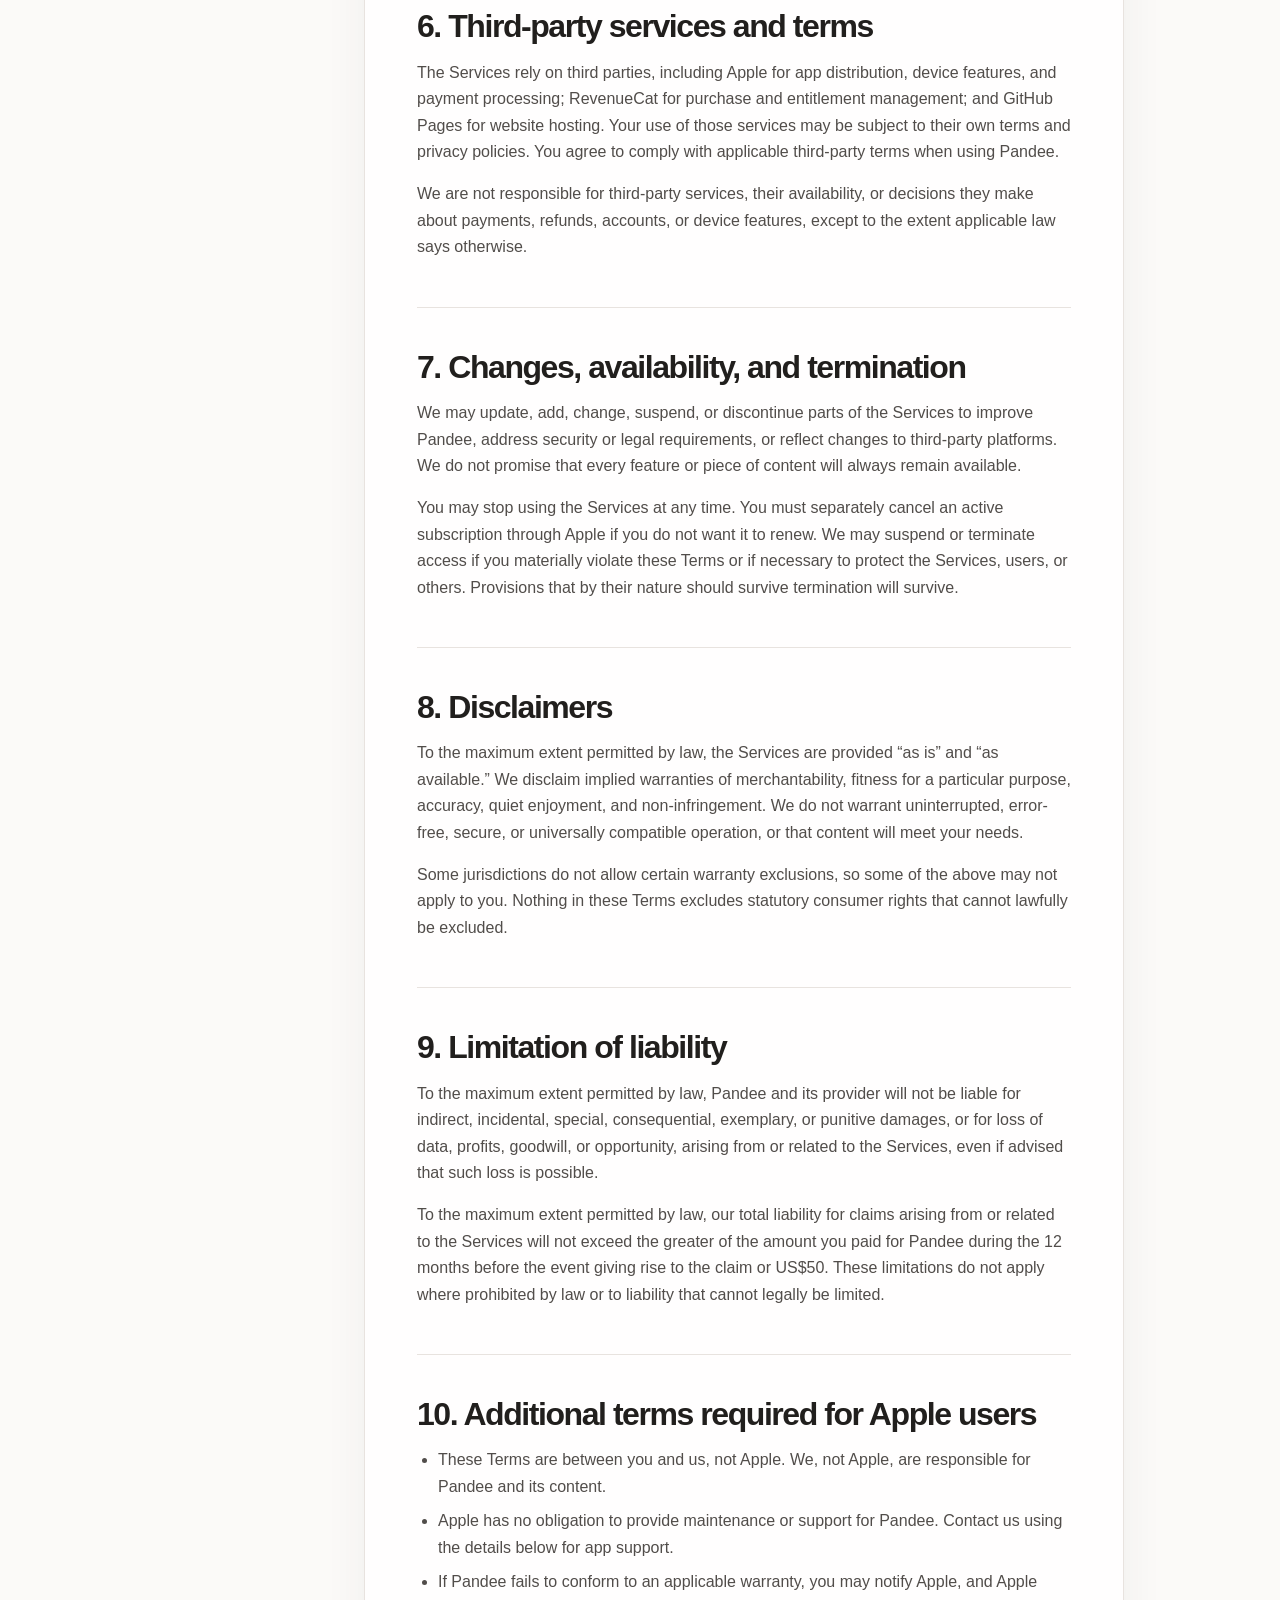
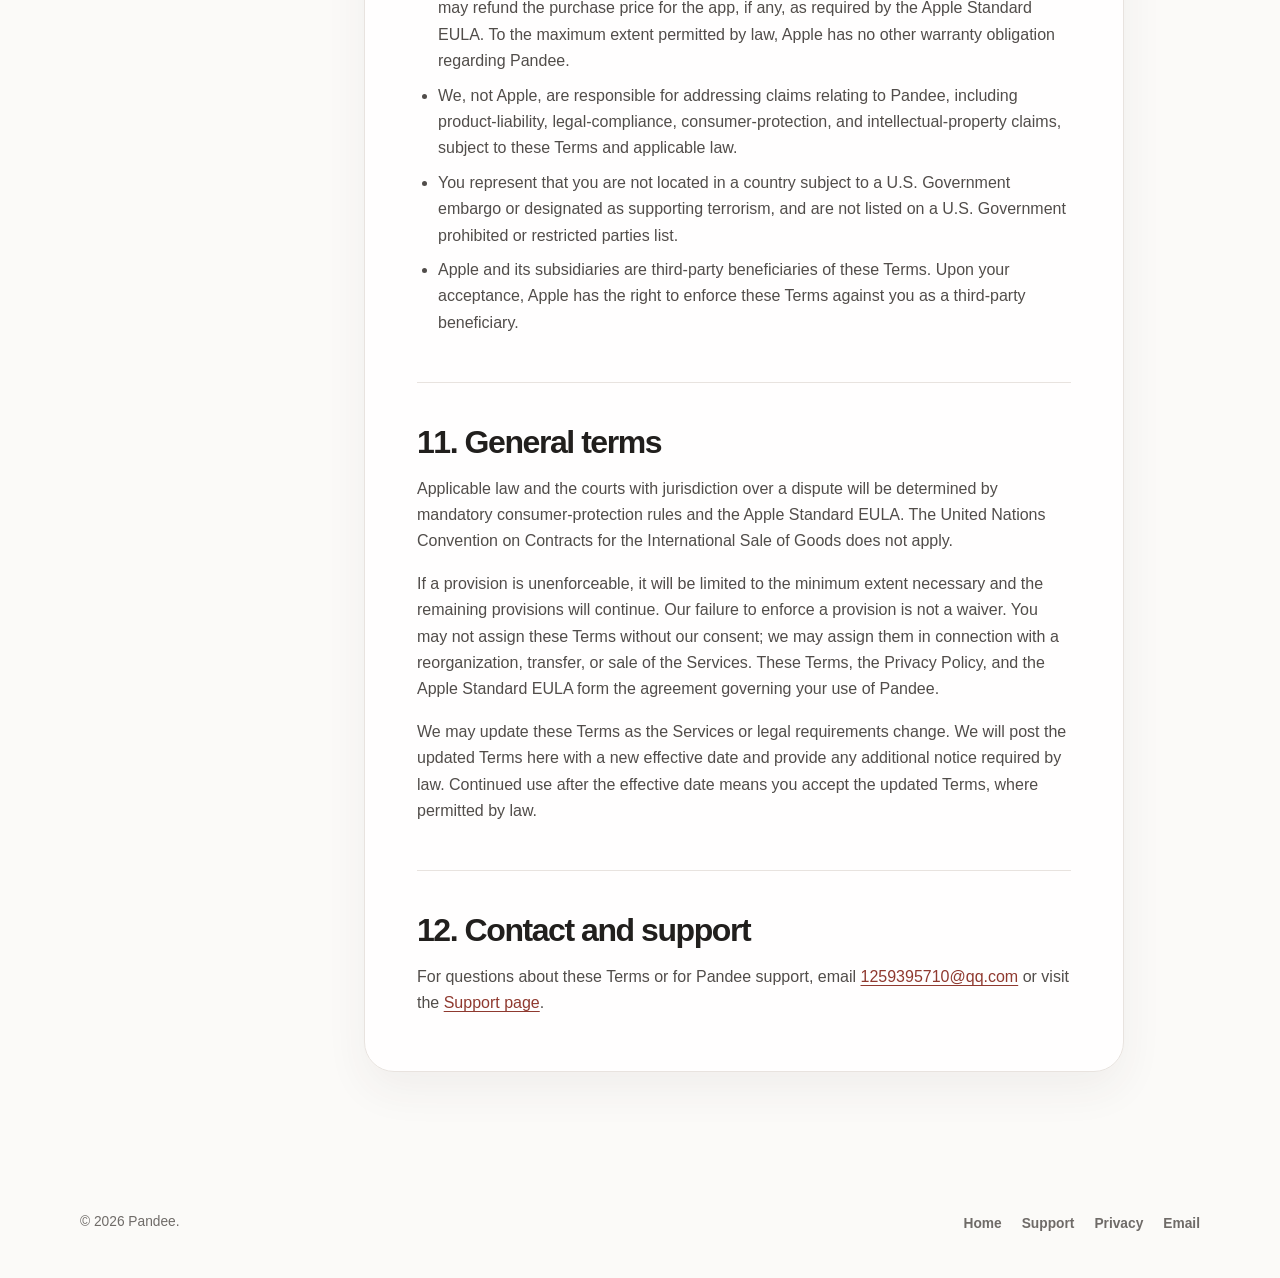
<file: terms.html>
<!doctype html>
<html lang="en">
  <head>
    <meta charset="utf-8" />
    <meta name="viewport" content="width=device-width, initial-scale=1" />
    <meta
      name="description"
      content="Terms of Use for the Pandee Chinese learning app and website."
    />
    <meta name="theme-color" content="#fbfaf8" />
    <title>Terms of Use — Pandee</title>
    <link rel="icon" href="assets/app-icon.png" />
    <link rel="stylesheet" href="styles.css" />
  </head>
  <body>
    <a class="skip-link" href="#main">Skip to content</a>
    <header class="site-header">
      <nav class="nav" aria-label="Main navigation">
        <a class="brand" href="index.html" aria-label="Pandee home">
          <img src="assets/app-icon.png" alt="" />
          <span>Pandee</span>
        </a>
        <ul class="nav-links">
          <li><a href="index.html">Home</a></li>
          <li><a href="support.html">Support</a></li>
          <li><a href="privacy.html">Privacy</a></li>
          <li><a href="terms.html" aria-current="page">Terms</a></li>
        </ul>
      </nav>
    </header>

    <main id="main">
      <header class="shell doc-hero">
        <p class="doc-kicker">Legal</p>
        <h1>Terms of Use</h1>
        <p class="doc-summary">
          These terms govern your use of the Pandee app and website, including
          Pandee Pro subscriptions purchased through the App Store.
        </p>
        <div class="doc-meta">
          <span>Effective August 24, 2026</span>
          <span>Last updated August 24, 2026</span>
        </div>
      </header>

      <div class="shell doc-layout">
        <aside class="toc" aria-label="On this page">
          <strong>On this page</strong>
          <ol>
            <li><a href="#agreement">Agreement</a></li>
            <li><a href="#service">The service</a></li>
            <li><a href="#subscriptions">Subscriptions</a></li>
            <li><a href="#license">License &amp; acceptable use</a></li>
            <li><a href="#content">Content &amp; learning results</a></li>
            <li><a href="#third-party">Third-party services</a></li>
            <li><a href="#availability">Changes &amp; termination</a></li>
            <li><a href="#disclaimers">Disclaimers</a></li>
            <li><a href="#liability">Liability</a></li>
            <li><a href="#apple">Apple terms</a></li>
            <li><a href="#general">General</a></li>
            <li><a href="#contact">Contact</a></li>
          </ol>
        </aside>

        <article class="legal-card">
          <section id="agreement">
            <h2>1. Agreement to these terms</h2>
            <p>
              These Terms of Use (“Terms”) are an agreement between you and the
              provider of Pandee (“Pandee,” “we,” “us,” or “our”). They apply to the
              Pandee mobile application, website, content, and related services
              (collectively, the “Services”). By downloading, accessing, purchasing,
              or using the Services, you agree to these Terms and our
              <a href="privacy.html">Privacy Policy</a>.
            </p>
            <p>
              If you do not agree, do not use the Services. If you are not old enough
              to enter a binding agreement where you live, a parent or legal guardian
              must review and accept these Terms for you.
            </p>
            <div class="notice">
              The Pandee iOS app is also subject to Apple’s
              <a href="https://www.apple.com/legal/internet-services/itunes/dev/stdeula/">Standard Licensed Application End User License Agreement</a>
              (“Apple Standard EULA”). These Terms supplement that agreement. If they
              conflict, the Apple Standard EULA controls to the extent required for
              your App Store license.
            </div>
          </section>

          <section id="service">
            <h2>2. The Pandee service</h2>
            <p>
              Pandee provides tools for studying Chinese, including HSK vocabulary,
              spaced review, pronunciation playback, character and stroke-order
              practice, daily sentences, learning games, progress information,
              reminders, and Home Screen or Lock Screen widgets. Features may differ
              by device, operating system, region, app version, and subscription status.
            </p>
            <p>
              No Pandee account is currently required. You are responsible for your
              device, Apple Account, internet access, and any carrier or connectivity
              charges needed to use the Services or verify a purchase.
            </p>
          </section>

          <section id="subscriptions">
            <h2>3. Pandee Pro purchases and subscriptions</h2>
            <h3>Plans and billing</h3>
            <p>
              Pandee may offer auto-renewing monthly and annual subscriptions and may
              offer other plans or promotional trials. The exact price, currency,
              billing period, trial terms, and available plans are displayed in the
              app’s purchase screen and Apple’s confirmation sheet before you purchase.
              Payment is charged to your Apple Account through the App Store.
            </p>
            <h3>Automatic renewal and cancellation</h3>
            <p>
              An auto-renewing subscription continues for successive billing periods
              unless you cancel it through your Apple Account subscription settings.
              Cancel before Apple processes the next renewal to avoid the next charge.
              Deleting Pandee does not cancel a subscription. After cancellation, you
              generally retain access through the end of the period already paid for,
              subject to Apple’s rules.
            </p>
            <h3>Trials, price changes, and access</h3>
            <p>
              If a free trial is offered, eligibility and duration are shown before
              purchase. Unless cancelled before the trial converts, Apple will charge
              the displayed subscription price when the trial ends. Price changes and
              any required consent or notice are handled under App Store rules. Pandee
              Pro access depends on a valid, active entitlement verified through Apple
              and RevenueCat.
            </p>
            <h3>Restoration and refunds</h3>
            <p>
              You can use “Restore Purchases” in Pandee to check eligible purchases
              associated with your Apple Account. Apple processes payments and refund
              requests. Except where applicable law requires otherwise, we cannot issue
              App Store refunds directly. You may request a refund at
              <a href="https://reportaproblem.apple.com/">reportaproblem.apple.com</a>.
            </p>
          </section>

          <section id="license">
            <h2>4. License and acceptable use</h2>
            <p>
              Subject to these Terms and the Apple Standard EULA, we grant you a
              limited, personal, non-exclusive, non-transferable, non-sublicensable,
              revocable license to use Pandee for personal, non-commercial learning
              on devices you own or control, as permitted by applicable App Store usage rules.
            </p>
            <p>You may not:</p>
            <ul>
              <li>Copy, sell, sublicense, rent, redistribute, or commercially exploit the Services.</li>
              <li>
                Reverse engineer, decompile, disassemble, bypass, or tamper with the
                Services, except to the limited extent applicable law expressly permits it.
              </li>
              <li>Circumvent a paywall, entitlement check, access control, or security measure.</li>
              <li>Use the Services to violate law or the rights of another person.</li>
              <li>Interfere with, overload, probe, or introduce malicious code into the Services.</li>
              <li>Remove or alter copyright, trademark, or other proprietary notices.</li>
            </ul>
          </section>

          <section id="content">
            <h2>5. Content, intellectual property, and learning results</h2>
            <p>
              The Services—including their design, software, illustrations, mascot,
              text, lesson presentation, databases, audio, and branding—are owned by
              us or our licensors and are protected by intellectual-property laws.
              “Pandee” and associated branding may not be used without permission.
            </p>
            <p>
              Language definitions, pinyin, example sentences, translations, stroke
              data, and pronunciation aids are provided for general educational use.
              We work to make them useful and accurate, but language is contextual and
              content may contain omissions or errors. Pandee does not guarantee any
              exam score, certification, fluency level, or other learning result.
            </p>
          </section>

          <section id="third-party">
            <h2>6. Third-party services and terms</h2>
            <p>
              The Services rely on third parties, including Apple for app distribution,
              device features, and payment processing; RevenueCat for purchase and
              entitlement management; and GitHub Pages for website hosting. Your use of
              those services may be subject to their own terms and privacy policies.
              You agree to comply with applicable third-party terms when using Pandee.
            </p>
            <p>
              We are not responsible for third-party services, their availability, or
              decisions they make about payments, refunds, accounts, or device features,
              except to the extent applicable law says otherwise.
            </p>
          </section>

          <section id="availability">
            <h2>7. Changes, availability, and termination</h2>
            <p>
              We may update, add, change, suspend, or discontinue parts of the Services
              to improve Pandee, address security or legal requirements, or reflect
              changes to third-party platforms. We do not promise that every feature or
              piece of content will always remain available.
            </p>
            <p>
              You may stop using the Services at any time. You must separately cancel
              an active subscription through Apple if you do not want it to renew. We
              may suspend or terminate access if you materially violate these Terms or
              if necessary to protect the Services, users, or others. Provisions that by
              their nature should survive termination will survive.
            </p>
          </section>

          <section id="disclaimers">
            <h2>8. Disclaimers</h2>
            <p>
              To the maximum extent permitted by law, the Services are provided “as is”
              and “as available.” We disclaim implied warranties of merchantability,
              fitness for a particular purpose, accuracy, quiet enjoyment, and
              non-infringement. We do not warrant uninterrupted, error-free, secure, or
              universally compatible operation, or that content will meet your needs.
            </p>
            <p>
              Some jurisdictions do not allow certain warranty exclusions, so some of
              the above may not apply to you. Nothing in these Terms excludes statutory
              consumer rights that cannot lawfully be excluded.
            </p>
          </section>

          <section id="liability">
            <h2>9. Limitation of liability</h2>
            <p>
              To the maximum extent permitted by law, Pandee and its provider will not
              be liable for indirect, incidental, special, consequential, exemplary, or
              punitive damages, or for loss of data, profits, goodwill, or opportunity,
              arising from or related to the Services, even if advised that such loss is possible.
            </p>
            <p>
              To the maximum extent permitted by law, our total liability for claims
              arising from or related to the Services will not exceed the greater of
              the amount you paid for Pandee during the 12 months before the event giving
              rise to the claim or US$50. These limitations do not apply where prohibited
              by law or to liability that cannot legally be limited.
            </p>
          </section>

          <section id="apple">
            <h2>10. Additional terms required for Apple users</h2>
            <ul>
              <li>
                These Terms are between you and us, not Apple. We, not Apple, are
                responsible for Pandee and its content.
              </li>
              <li>
                Apple has no obligation to provide maintenance or support for Pandee.
                Contact us using the details below for app support.
              </li>
              <li>
                If Pandee fails to conform to an applicable warranty, you may notify
                Apple, and Apple may refund the purchase price for the app, if any, as
                required by the Apple Standard EULA. To the maximum extent permitted by
                law, Apple has no other warranty obligation regarding Pandee.
              </li>
              <li>
                We, not Apple, are responsible for addressing claims relating to Pandee,
                including product-liability, legal-compliance, consumer-protection, and
                intellectual-property claims, subject to these Terms and applicable law.
              </li>
              <li>
                You represent that you are not located in a country subject to a U.S.
                Government embargo or designated as supporting terrorism, and are not
                listed on a U.S. Government prohibited or restricted parties list.
              </li>
              <li>
                Apple and its subsidiaries are third-party beneficiaries of these Terms.
                Upon your acceptance, Apple has the right to enforce these Terms against
                you as a third-party beneficiary.
              </li>
            </ul>
          </section>

          <section id="general">
            <h2>11. General terms</h2>
            <p>
              Applicable law and the courts with jurisdiction over a dispute will be
              determined by mandatory consumer-protection rules and the Apple Standard
              EULA. The United Nations Convention on Contracts for the International Sale
              of Goods does not apply.
            </p>
            <p>
              If a provision is unenforceable, it will be limited to the minimum extent
              necessary and the remaining provisions will continue. Our failure to
              enforce a provision is not a waiver. You may not assign these Terms without
              our consent; we may assign them in connection with a reorganization,
              transfer, or sale of the Services. These Terms, the Privacy Policy, and the
              Apple Standard EULA form the agreement governing your use of Pandee.
            </p>
            <p>
              We may update these Terms as the Services or legal requirements change. We
              will post the updated Terms here with a new effective date and provide any
              additional notice required by law. Continued use after the effective date
              means you accept the updated Terms, where permitted by law.
            </p>
          </section>

          <section id="contact">
            <h2>12. Contact and support</h2>
            <p>
              For questions about these Terms or for Pandee support, email
              <a href="mailto:1259395710@qq.com">1259395710@qq.com</a> or visit the
              <a href="support.html">Support page</a>.
            </p>
          </section>
        </article>
      </div>
    </main>

    <footer class="site-footer">
      <div class="shell footer-inner">
        <p>© 2026 Pandee.</p>
        <ul class="footer-links">
          <li><a href="index.html">Home</a></li>
          <li><a href="support.html">Support</a></li>
          <li><a href="privacy.html">Privacy</a></li>
          <li><a href="mailto:1259395710@qq.com">Email</a></li>
        </ul>
      </div>
    </footer>
  </body>
</html>
</file>
<file: styles.css>
:root {
  --ink: #211f1d;
  --muted: #6f6b68;
  --paper: #fbfaf8;
  --card: #ffffff;
  --accent: #b44c3d;
  --accent-dark: #8f392f;
  --accent-soft: #f3e9e5;
  --lavender: #9180cf;
  --lavender-soft: #eeeaf9;
  --sage: #87965a;
  --sage-soft: #eef1e5;
  --gold: #c79333;
  --line: #e8e3df;
  --shadow: 0 22px 60px rgba(72, 52, 44, 0.1);
  --radius: 28px;
  color-scheme: light;
}

* {
  box-sizing: border-box;
}

html {
  scroll-behavior: smooth;
}

body {
  margin: 0;
  color: var(--ink);
  background:
    radial-gradient(circle at 8% 12%, rgba(180, 76, 61, 0.08), transparent 25rem),
    radial-gradient(circle at 92% 24%, rgba(145, 128, 207, 0.1), transparent 28rem),
    var(--paper);
  font-family: Inter, ui-rounded, "SF Pro Rounded", "Avenir Next", -apple-system,
    BlinkMacSystemFont, "Segoe UI", sans-serif;
  font-size: 16px;
  line-height: 1.65;
  -webkit-font-smoothing: antialiased;
}

img {
  display: block;
  max-width: 100%;
}

a {
  color: var(--accent-dark);
  text-underline-offset: 0.18em;
}

a:hover {
  color: var(--accent);
}

.skip-link {
  position: fixed;
  z-index: 100;
  top: 12px;
  left: 12px;
  padding: 10px 14px;
  color: #fff;
  background: var(--ink);
  border-radius: 10px;
  transform: translateY(-160%);
}

.skip-link:focus {
  transform: translateY(0);
}

.site-header {
  position: sticky;
  z-index: 20;
  top: 0;
  border-bottom: 1px solid rgba(232, 227, 223, 0.84);
  background: rgba(251, 250, 248, 0.88);
  backdrop-filter: blur(18px);
}

.nav {
  display: flex;
  width: min(1120px, calc(100% - 40px));
  min-height: 76px;
  margin: 0 auto;
  align-items: center;
  justify-content: space-between;
  gap: 24px;
}

.brand {
  display: inline-flex;
  color: var(--ink);
  align-items: center;
  gap: 11px;
  font-size: 1.25rem;
  font-weight: 900;
  letter-spacing: -0.04em;
  text-decoration: none;
}

.brand img {
  width: 42px;
  height: 42px;
  border-radius: 12px;
  box-shadow: 0 5px 14px rgba(180, 76, 61, 0.22);
}

.nav-links {
  display: flex;
  margin: 0;
  padding: 0;
  align-items: center;
  gap: 8px;
  list-style: none;
}

.nav-links a {
  display: inline-flex;
  padding: 9px 12px;
  color: var(--muted);
  border-radius: 999px;
  font-size: 0.92rem;
  font-weight: 750;
  text-decoration: none;
}

.nav-links a:hover,
.nav-links a[aria-current="page"] {
  color: var(--ink);
  background: var(--accent-soft);
}

main {
  overflow: hidden;
}

.shell {
  width: min(1120px, calc(100% - 40px));
  margin: 0 auto;
}

.hero {
  display: grid;
  min-height: 720px;
  padding: 78px 0 84px;
  align-items: center;
  grid-template-columns: 1.03fr 0.97fr;
  gap: 54px;
}

.eyebrow,
.doc-kicker {
  display: inline-flex;
  width: fit-content;
  margin: 0 0 18px;
  padding: 7px 11px;
  color: var(--accent-dark);
  background: var(--accent-soft);
  border: 1px solid rgba(180, 76, 61, 0.12);
  border-radius: 999px;
  font-size: 0.76rem;
  font-weight: 900;
  letter-spacing: 0.1em;
  text-transform: uppercase;
}

h1,
h2,
h3 {
  margin-top: 0;
  font-family: ui-rounded, "SF Pro Rounded", "Arial Rounded MT Bold",
    "Avenir Next", sans-serif;
  letter-spacing: -0.045em;
  line-height: 1.08;
}

h1 {
  max-width: 740px;
  margin-bottom: 22px;
  font-size: clamp(3.4rem, 7.5vw, 6.6rem);
}

.accent-word {
  color: var(--accent);
}

.hero-copy > p {
  max-width: 620px;
  margin: 0 0 28px;
  color: var(--muted);
  font-size: clamp(1.05rem, 2vw, 1.26rem);
}

.hero-actions {
  display: flex;
  flex-wrap: wrap;
  gap: 12px;
}

.button {
  display: inline-flex;
  min-height: 52px;
  padding: 0 20px;
  border: 1px solid transparent;
  border-radius: 16px;
  align-items: center;
  justify-content: center;
  gap: 9px;
  font-weight: 850;
  text-decoration: none;
  transition: transform 160ms ease, box-shadow 160ms ease, background 160ms ease;
}

.button:hover {
  transform: translateY(-2px);
}

.button-primary {
  color: #fff;
  background: var(--accent);
  box-shadow: 0 12px 28px rgba(180, 76, 61, 0.25);
}

.button-primary:hover {
  color: #fff;
  background: var(--accent-dark);
}

.button-secondary {
  color: var(--ink);
  background: rgba(255, 255, 255, 0.76);
  border-color: var(--line);
}

.hero-meta {
  display: flex;
  margin: 22px 0 0;
  padding: 0;
  flex-wrap: wrap;
  gap: 9px 18px;
  color: var(--muted);
  font-size: 0.84rem;
  font-weight: 700;
  list-style: none;
}

.hero-meta li::before {
  content: "✓";
  margin-right: 6px;
  color: var(--sage);
  font-weight: 950;
}

.hero-art {
  position: relative;
  min-height: 520px;
}

.art-card {
  position: absolute;
  inset: 30px 0 0 18px;
  overflow: hidden;
  background: linear-gradient(145deg, #f5eeff 0%, #f7e7e1 100%);
  border: 1px solid rgba(145, 128, 207, 0.18);
  border-radius: 42px;
  box-shadow: var(--shadow);
  transform: rotate(1.5deg);
}

.art-card::before,
.art-card::after {
  position: absolute;
  width: 170px;
  height: 170px;
  border-radius: 50%;
  content: "";
}

.art-card::before {
  top: -50px;
  right: -30px;
  background: rgba(180, 76, 61, 0.15);
}

.art-card::after {
  bottom: -70px;
  left: -50px;
  background: rgba(135, 150, 90, 0.17);
}

.hero-art img {
  position: absolute;
  z-index: 2;
  right: -3%;
  bottom: 2%;
  width: 106%;
  filter: drop-shadow(0 24px 30px rgba(52, 40, 33, 0.15));
}

.word-card {
  position: absolute;
  z-index: 3;
  top: 0;
  right: -12px;
  width: 148px;
  padding: 18px;
  background: rgba(255, 255, 255, 0.94);
  border: 1px solid var(--line);
  border-radius: 22px;
  box-shadow: 0 18px 40px rgba(58, 45, 39, 0.14);
}

.word-card strong {
  display: block;
  font-size: 2.65rem;
  line-height: 1;
}

.word-card span {
  display: block;
  margin-top: 7px;
  color: var(--muted);
  font-size: 0.78rem;
}

.section {
  padding: 92px 0;
}

.section-heading {
  max-width: 660px;
  margin-bottom: 42px;
}

.section-heading h2 {
  margin-bottom: 14px;
  font-size: clamp(2.25rem, 5vw, 4rem);
}

.section-heading p {
  margin: 0;
  color: var(--muted);
  font-size: 1.05rem;
}

.feature-grid {
  display: grid;
  grid-template-columns: repeat(3, 1fr);
  gap: 16px;
}

.feature-card {
  min-height: 235px;
  padding: 28px;
  background: rgba(255, 255, 255, 0.8);
  border: 1px solid var(--line);
  border-radius: var(--radius);
  box-shadow: 0 10px 28px rgba(72, 52, 44, 0.05);
}

.feature-card:nth-child(2),
.feature-card:nth-child(5) {
  background: var(--lavender-soft);
}

.feature-card:nth-child(3),
.feature-card:nth-child(4) {
  background: var(--sage-soft);
}

.feature-icon {
  display: grid;
  width: 52px;
  height: 52px;
  margin-bottom: 35px;
  color: #fff;
  background: var(--accent);
  border-radius: 16px;
  place-items: center;
  font-size: 1.32rem;
  font-weight: 950;
}

.feature-card:nth-child(2) .feature-icon,
.feature-card:nth-child(5) .feature-icon {
  background: var(--lavender);
}

.feature-card:nth-child(3) .feature-icon,
.feature-card:nth-child(4) .feature-icon {
  background: var(--sage);
}

.feature-card h3 {
  margin-bottom: 8px;
  font-size: 1.3rem;
}

.feature-card p {
  margin: 0;
  color: var(--muted);
  font-size: 0.94rem;
}

.privacy-band {
  display: grid;
  padding: 48px;
  background: var(--ink);
  border-radius: 38px;
  color: #fff;
  grid-template-columns: 1fr auto;
  align-items: center;
  gap: 34px;
}

.privacy-band h2 {
  margin-bottom: 10px;
  font-size: clamp(2rem, 4vw, 3.3rem);
}

.privacy-band p {
  max-width: 690px;
  margin: 0;
  color: #c9c5c2;
}

.privacy-band .button-secondary {
  color: var(--ink);
  background: #fff;
}

.cta {
  position: relative;
  display: grid;
  min-height: 390px;
  padding: 58px;
  overflow: hidden;
  align-items: center;
  background: linear-gradient(135deg, #f3e9e5, #eeeaf9);
  border: 1px solid rgba(180, 76, 61, 0.1);
  border-radius: 38px;
  grid-template-columns: 1fr 260px;
}

.cta h2 {
  max-width: 650px;
  margin-bottom: 14px;
  font-size: clamp(2.2rem, 5vw, 4.3rem);
}

.cta p {
  max-width: 570px;
  margin: 0 0 25px;
  color: var(--muted);
}

.cta img {
  position: absolute;
  right: -35px;
  bottom: -46px;
  width: 320px;
}

.site-footer {
  padding: 42px 0;
  color: var(--muted);
}

.footer-inner {
  display: flex;
  align-items: center;
  justify-content: space-between;
  gap: 24px;
}

.footer-inner p {
  margin: 0;
  font-size: 0.86rem;
}

.footer-links {
  display: flex;
  margin: 0;
  padding: 0;
  flex-wrap: wrap;
  gap: 10px 20px;
  list-style: none;
}

.footer-links a {
  color: var(--muted);
  font-size: 0.86rem;
  font-weight: 750;
  text-decoration: none;
}

.footer-links a:hover {
  color: var(--accent);
}

.doc-hero {
  padding: 84px 0 44px;
}

.doc-hero h1 {
  max-width: 820px;
  margin-bottom: 18px;
  font-size: clamp(3rem, 7vw, 5.4rem);
}

.doc-summary {
  max-width: 720px;
  margin: 0;
  color: var(--muted);
  font-size: 1.1rem;
}

.doc-meta {
  display: flex;
  margin-top: 22px;
  flex-wrap: wrap;
  gap: 10px;
}

.doc-meta span {
  padding: 7px 11px;
  color: var(--muted);
  background: #fff;
  border: 1px solid var(--line);
  border-radius: 999px;
  font-size: 0.8rem;
  font-weight: 750;
}

.doc-layout {
  display: grid;
  padding: 20px 0 96px;
  grid-template-columns: 220px minmax(0, 760px);
  gap: 64px;
  align-items: start;
}

.toc {
  position: sticky;
  top: 104px;
  padding: 20px;
  background: rgba(255, 255, 255, 0.72);
  border: 1px solid var(--line);
  border-radius: 20px;
}

.toc strong {
  display: block;
  margin-bottom: 10px;
  font-size: 0.8rem;
  letter-spacing: 0.08em;
  text-transform: uppercase;
}

.toc ol {
  margin: 0;
  padding-left: 20px;
}

.toc li {
  margin: 5px 0;
  color: var(--muted);
  font-size: 0.82rem;
}

.toc a {
  color: inherit;
  text-decoration: none;
}

.toc a:hover {
  color: var(--accent);
}

.legal-card {
  padding: 38px clamp(24px, 5vw, 52px);
  background: rgba(255, 255, 255, 0.9);
  border: 1px solid var(--line);
  border-radius: 30px;
  box-shadow: 0 18px 44px rgba(72, 52, 44, 0.06);
}

.legal-card section {
  scroll-margin-top: 110px;
}

.legal-card section + section {
  margin-top: 46px;
  padding-top: 42px;
  border-top: 1px solid var(--line);
}

.legal-card h2 {
  margin-bottom: 15px;
  font-size: clamp(1.55rem, 3vw, 2rem);
}

.legal-card h3 {
  margin: 25px 0 8px;
  font-size: 1.07rem;
  letter-spacing: -0.02em;
}

.legal-card p,
.legal-card li {
  color: #514d4a;
}

.legal-card ul {
  padding-left: 21px;
}

.legal-card li + li {
  margin-top: 8px;
}

.notice {
  margin: 22px 0;
  padding: 18px 20px;
  color: #4f4642;
  background: var(--accent-soft);
  border-left: 4px solid var(--accent);
  border-radius: 4px 16px 16px 4px;
}

.data-table {
  width: 100%;
  margin: 22px 0;
  overflow: hidden;
  border: 1px solid var(--line);
  border-collapse: separate;
  border-spacing: 0;
  border-radius: 16px;
}

.data-table th,
.data-table td {
  padding: 13px 15px;
  border-bottom: 1px solid var(--line);
  vertical-align: top;
  text-align: left;
  font-size: 0.88rem;
}

.data-table th {
  color: var(--ink);
  background: #f7f4f1;
}

.data-table tr:last-child td {
  border-bottom: 0;
}

.support-grid {
  display: grid;
  padding: 20px 0 96px;
  grid-template-columns: repeat(2, 1fr);
  gap: 18px;
}

.support-card {
  padding: 30px;
  background: rgba(255, 255, 255, 0.88);
  border: 1px solid var(--line);
  border-radius: 26px;
}

.support-card:first-child {
  background: var(--accent-soft);
}

.support-card h2 {
  margin-bottom: 10px;
  font-size: 1.55rem;
}

.support-card p,
.support-card li {
  color: var(--muted);
}

.support-card ul,
.support-card ol {
  padding-left: 21px;
}

.support-card-wide {
  grid-column: 1 / -1;
}

.email-link {
  display: inline-block;
  margin-top: 8px;
  font-size: clamp(1.1rem, 3vw, 1.5rem);
  font-weight: 900;
}

@media (max-width: 860px) {
  .hero {
    min-height: auto;
    grid-template-columns: 1fr;
  }

  .hero-art {
    min-height: 480px;
  }

  .feature-grid {
    grid-template-columns: repeat(2, 1fr);
  }

  .privacy-band,
  .cta {
    grid-template-columns: 1fr;
  }

  .cta {
    padding-bottom: 245px;
  }

  .doc-layout {
    grid-template-columns: 1fr;
    gap: 22px;
  }

  .toc {
    position: static;
  }
}

@media (max-width: 640px) {
  body {
    font-size: 15px;
  }

  .nav {
    width: min(100% - 28px, 1120px);
    min-height: 68px;
  }

  .brand img {
    width: 36px;
    height: 36px;
  }

  .nav-links li:first-child {
    display: none;
  }

  .nav-links a {
    padding: 7px 8px;
    font-size: 0.78rem;
  }

  .shell {
    width: min(100% - 28px, 1120px);
  }

  .hero {
    padding: 52px 0 64px;
    gap: 28px;
  }

  h1 {
    font-size: clamp(3.15rem, 17vw, 4.8rem);
  }

  .hero-art {
    min-height: 355px;
  }

  .art-card {
    inset: 30px 0 0;
  }

  .word-card {
    right: 0;
    width: 125px;
    padding: 14px;
  }

  .section {
    padding: 66px 0;
  }

  .feature-grid,
  .support-grid {
    grid-template-columns: 1fr;
  }

  .feature-card {
    min-height: 0;
  }

  .privacy-band,
  .cta {
    padding: 32px 24px;
    border-radius: 28px;
  }

  .cta {
    padding-bottom: 210px;
  }

  .cta img {
    width: 250px;
  }

  .footer-inner {
    align-items: flex-start;
    flex-direction: column;
  }

  .doc-hero {
    padding: 58px 0 30px;
  }

  .doc-hero h1 {
    font-size: clamp(2.8rem, 15vw, 4.2rem);
  }

  .legal-card {
    padding: 26px 20px;
    border-radius: 22px;
  }

  .data-table,
  .data-table tbody,
  .data-table tr,
  .data-table th,
  .data-table td {
    display: block;
  }

  .data-table thead {
    display: none;
  }

  .data-table tr + tr {
    border-top: 1px solid var(--line);
  }

  .data-table td {
    border: 0;
  }

  .data-table td + td {
    padding-top: 0;
  }

  .support-card-wide {
    grid-column: auto;
  }
}

@media (prefers-reduced-motion: reduce) {
  html {
    scroll-behavior: auto;
  }

  *,
  *::before,
  *::after {
    transition-duration: 0.01ms !important;
  }
}

@media print {
  .site-header,
  .site-footer,
  .toc,
  .skip-link {
    display: none;
  }

  body {
    background: #fff;
  }

  .doc-layout {
    display: block;
  }

  .legal-card {
    padding: 0;
    border: 0;
    box-shadow: none;
  }
}
</file>
